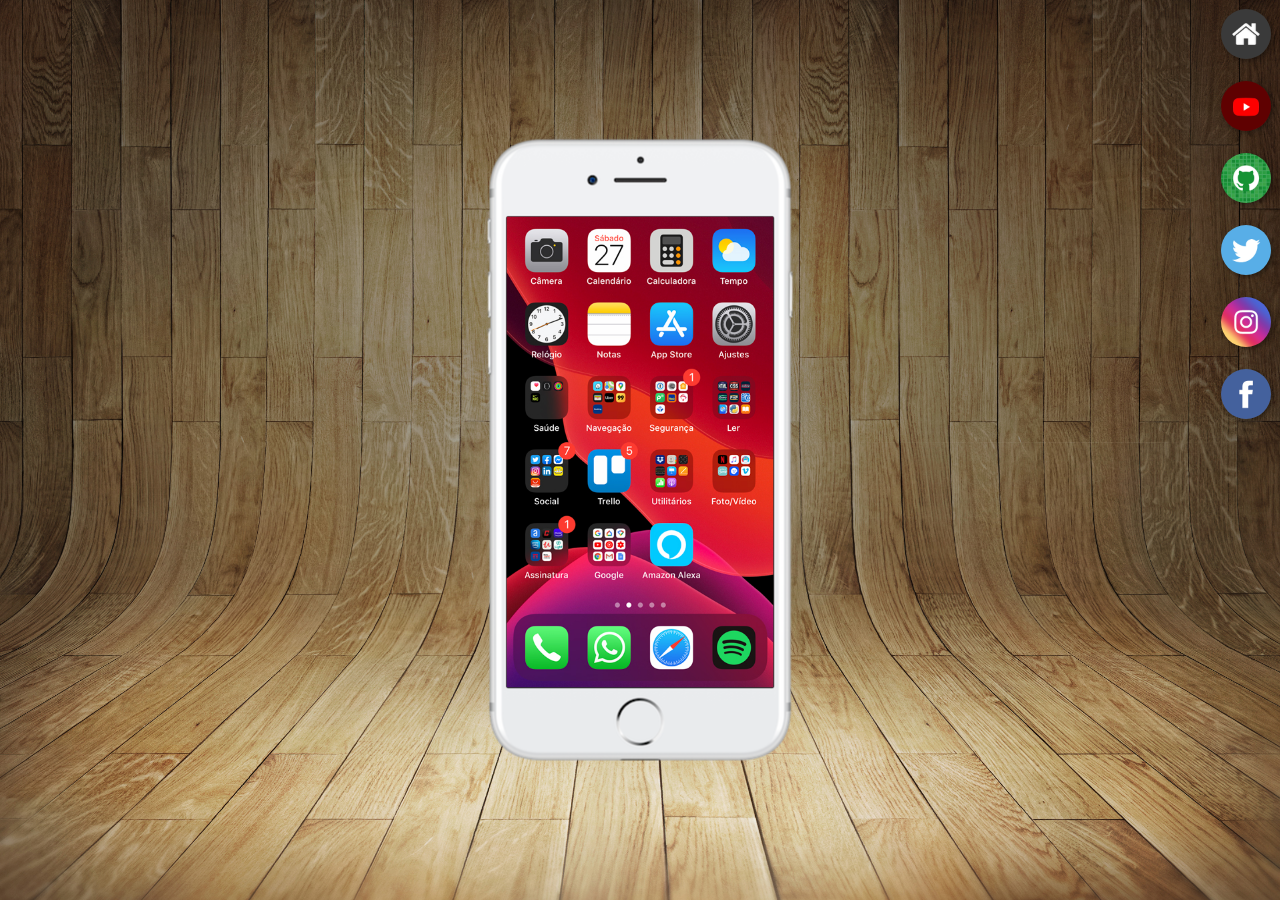
<file: index.html>
<!DOCTYPE html>
<html lang="pt-br">
<head>
    <meta charset="UTF-8">
    <meta name="viewport" content="width=device-width, initial-scale=1.0">
    <title>Projeto sociais</title>
    <link rel="shortcut icon" href="favicon.ico" type="image/x-icon">
    <link rel="stylesheet" href="estilos/style.css">
</head>
<body>
    <main>
        <section id="telefone">
            <iframe src="home.html" name="tela" id="tela" frameborder="0">
                Seu navegador não é compativel!!
            </iframe>
        </section>
        <section id="redes-sociais">
            <a href="home.html" target="tela"><img src="imagens/logo-home.jpg" alt="home"></a><br>
            <a href="youtube.html" target="tela"><img src="imagens/logo-youtube.jpg" alt="youtube"></a><br>
            <a href="github.html" target="tela"><img src="imagens/logo-github.jpg" alt="github"></a><br>
            <a href="twitter.html" target="tela"><img src="imagens/logo-twitter.jpg" alt="twitter"></a><br>
            <a href="instagram.html" target="tela"><img src="imagens/logo-instagram.jpg" alt="instagram"></a><br>
            <a href="facebook.html" target="tela"><img src="imagens/logo-facebook.jpg" alt="facebook"></a>
        </section>

    </main>
</body>
</html>
</file>
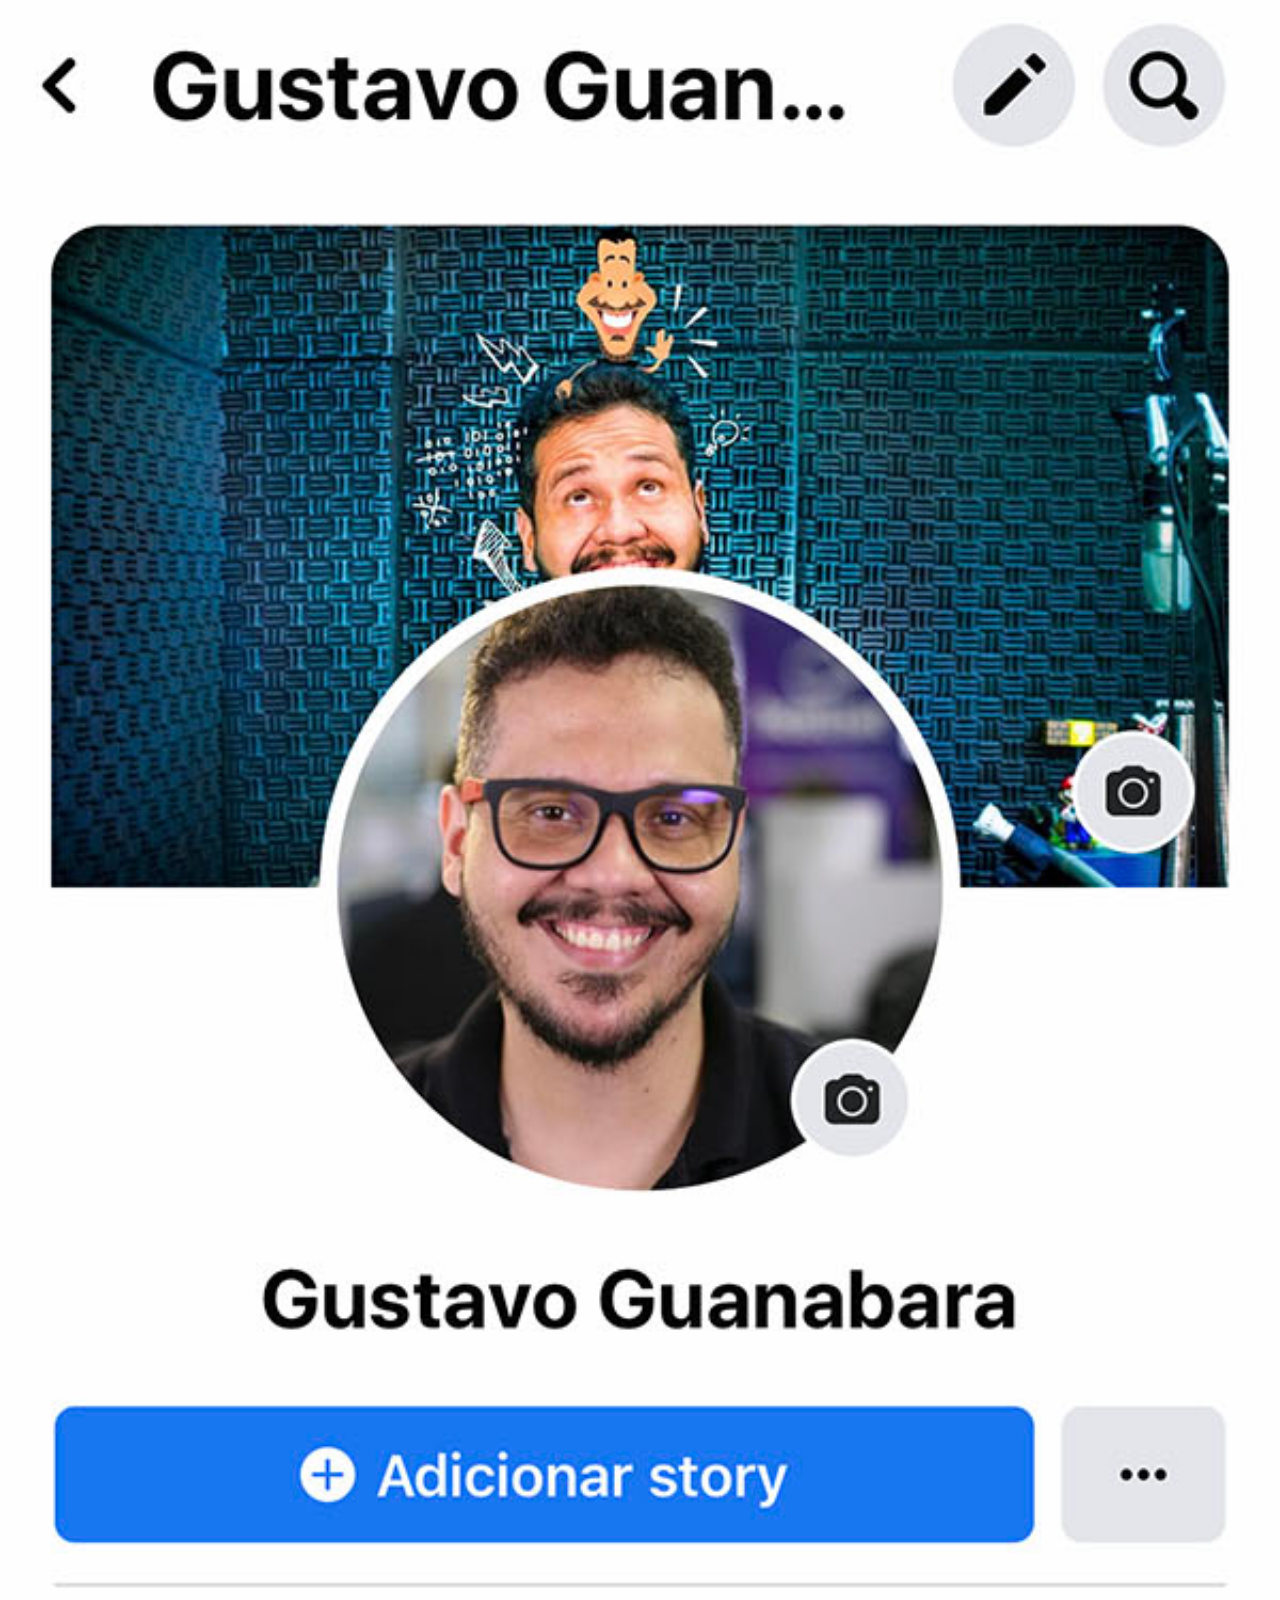
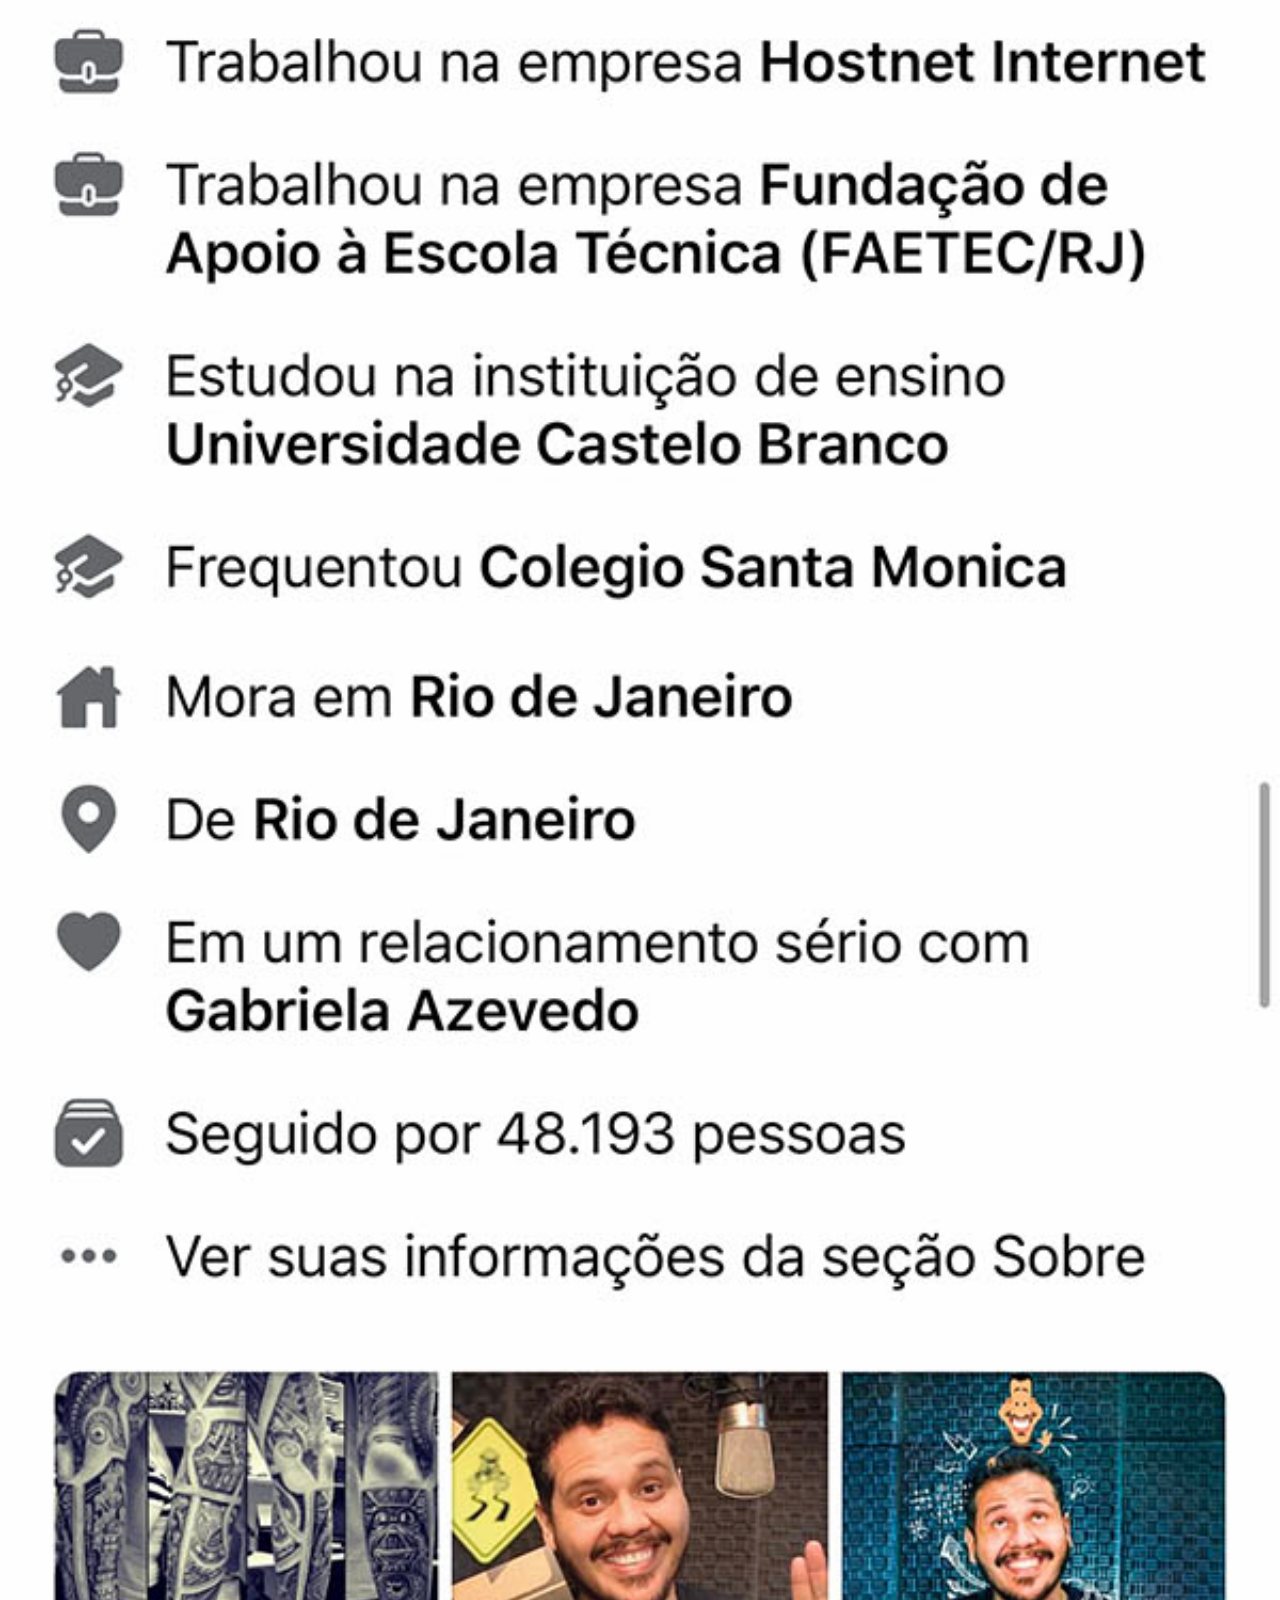
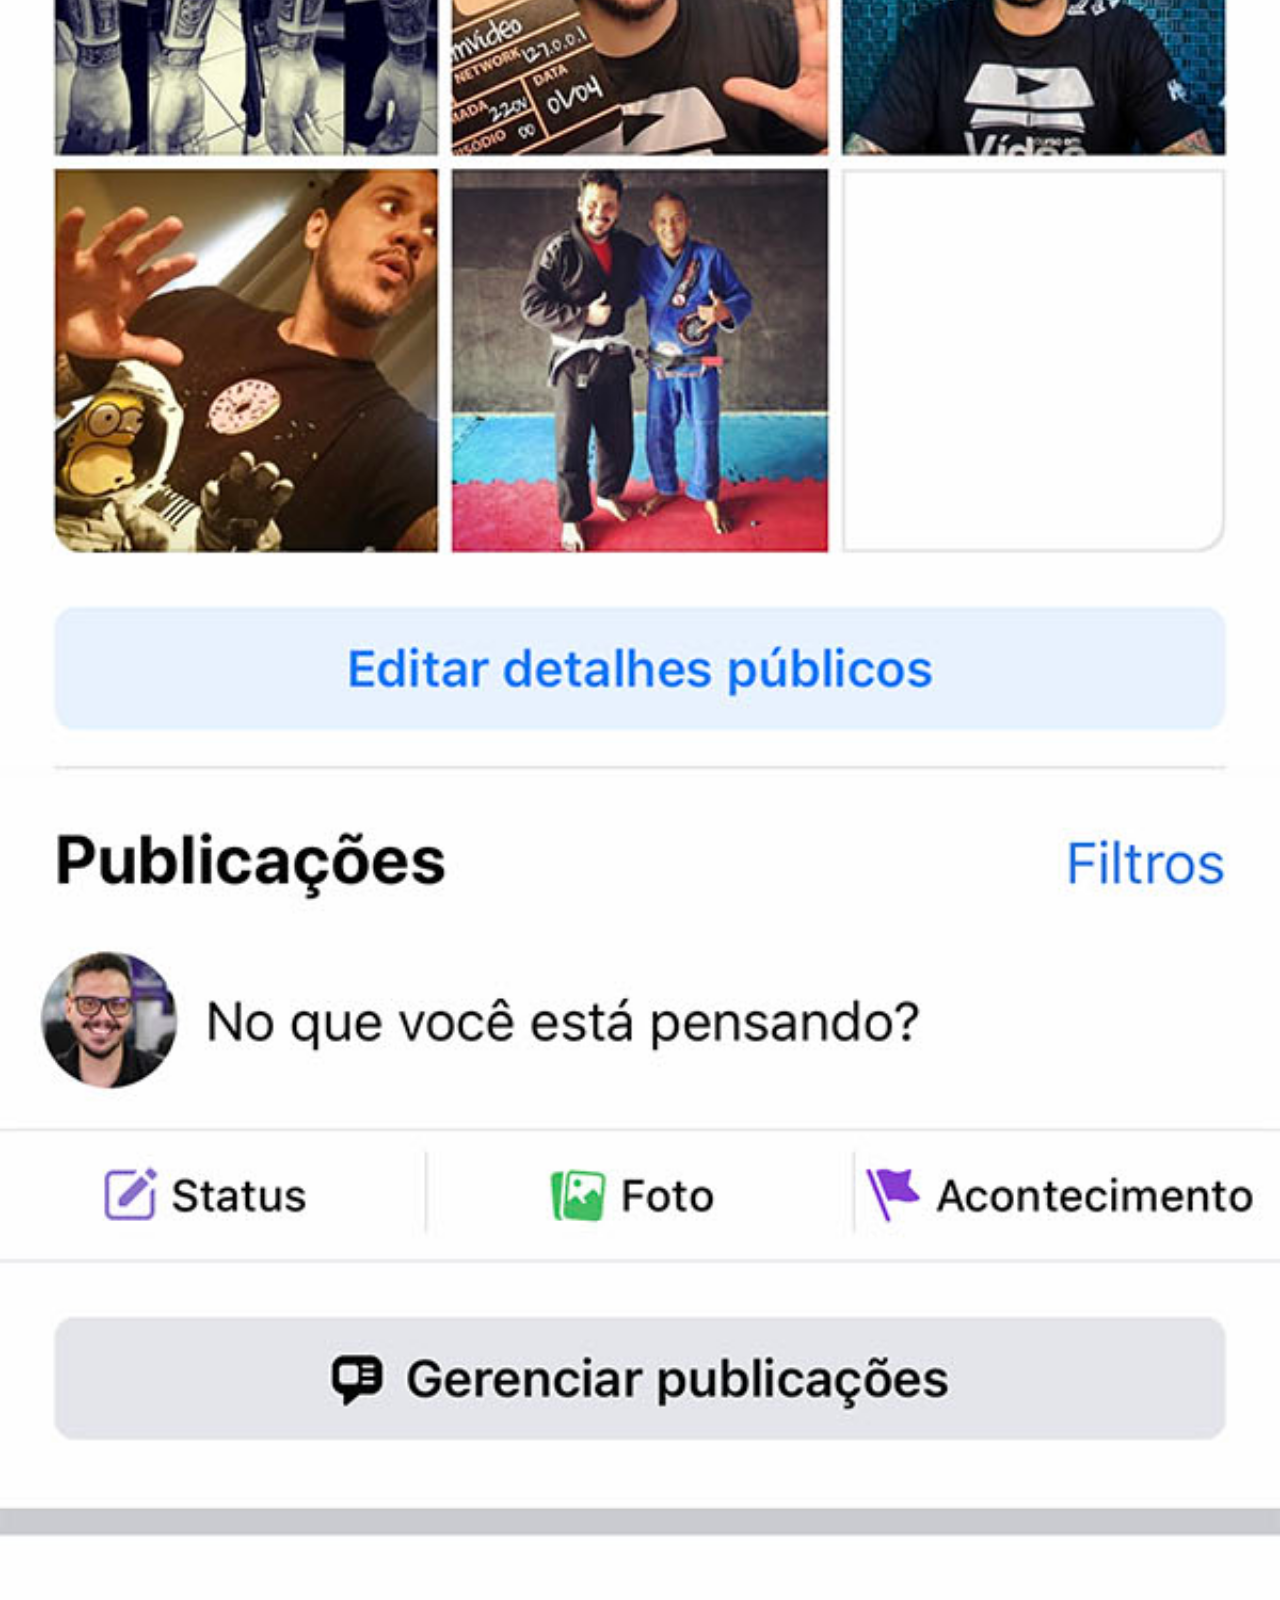
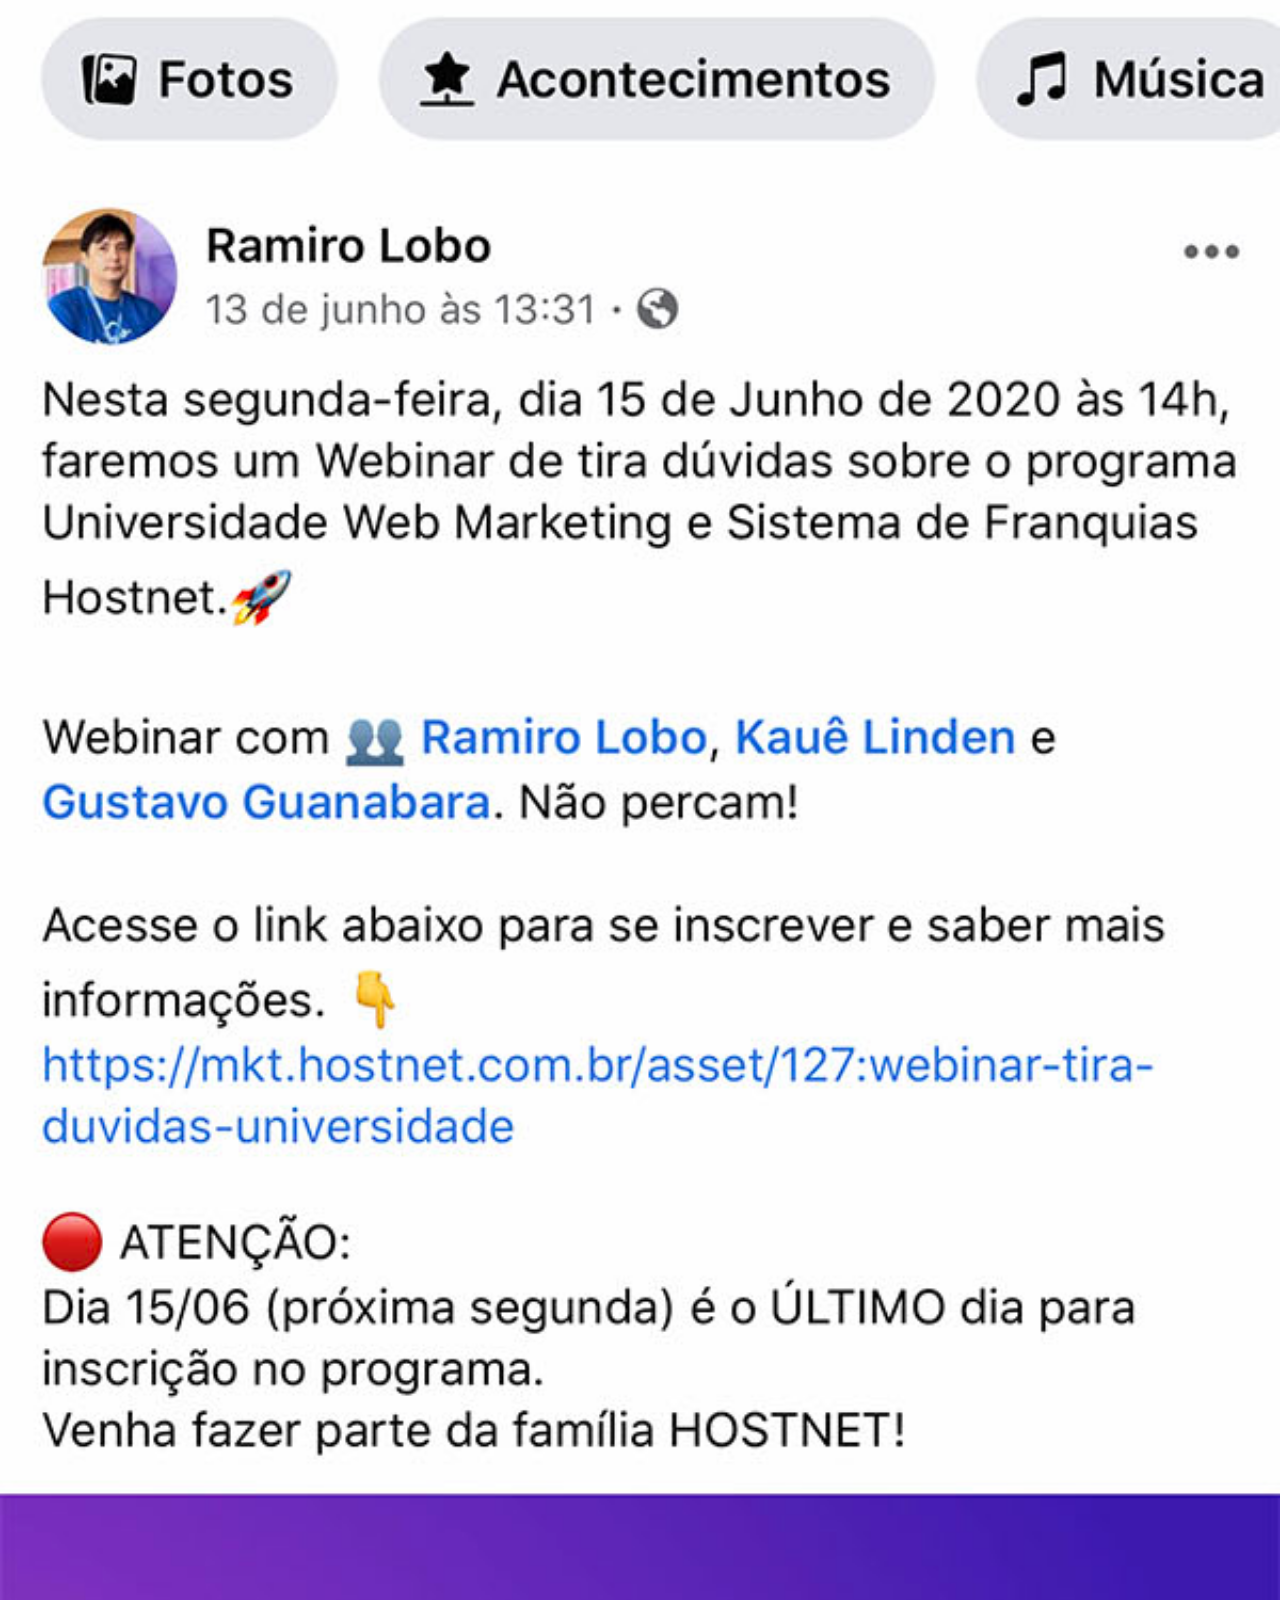
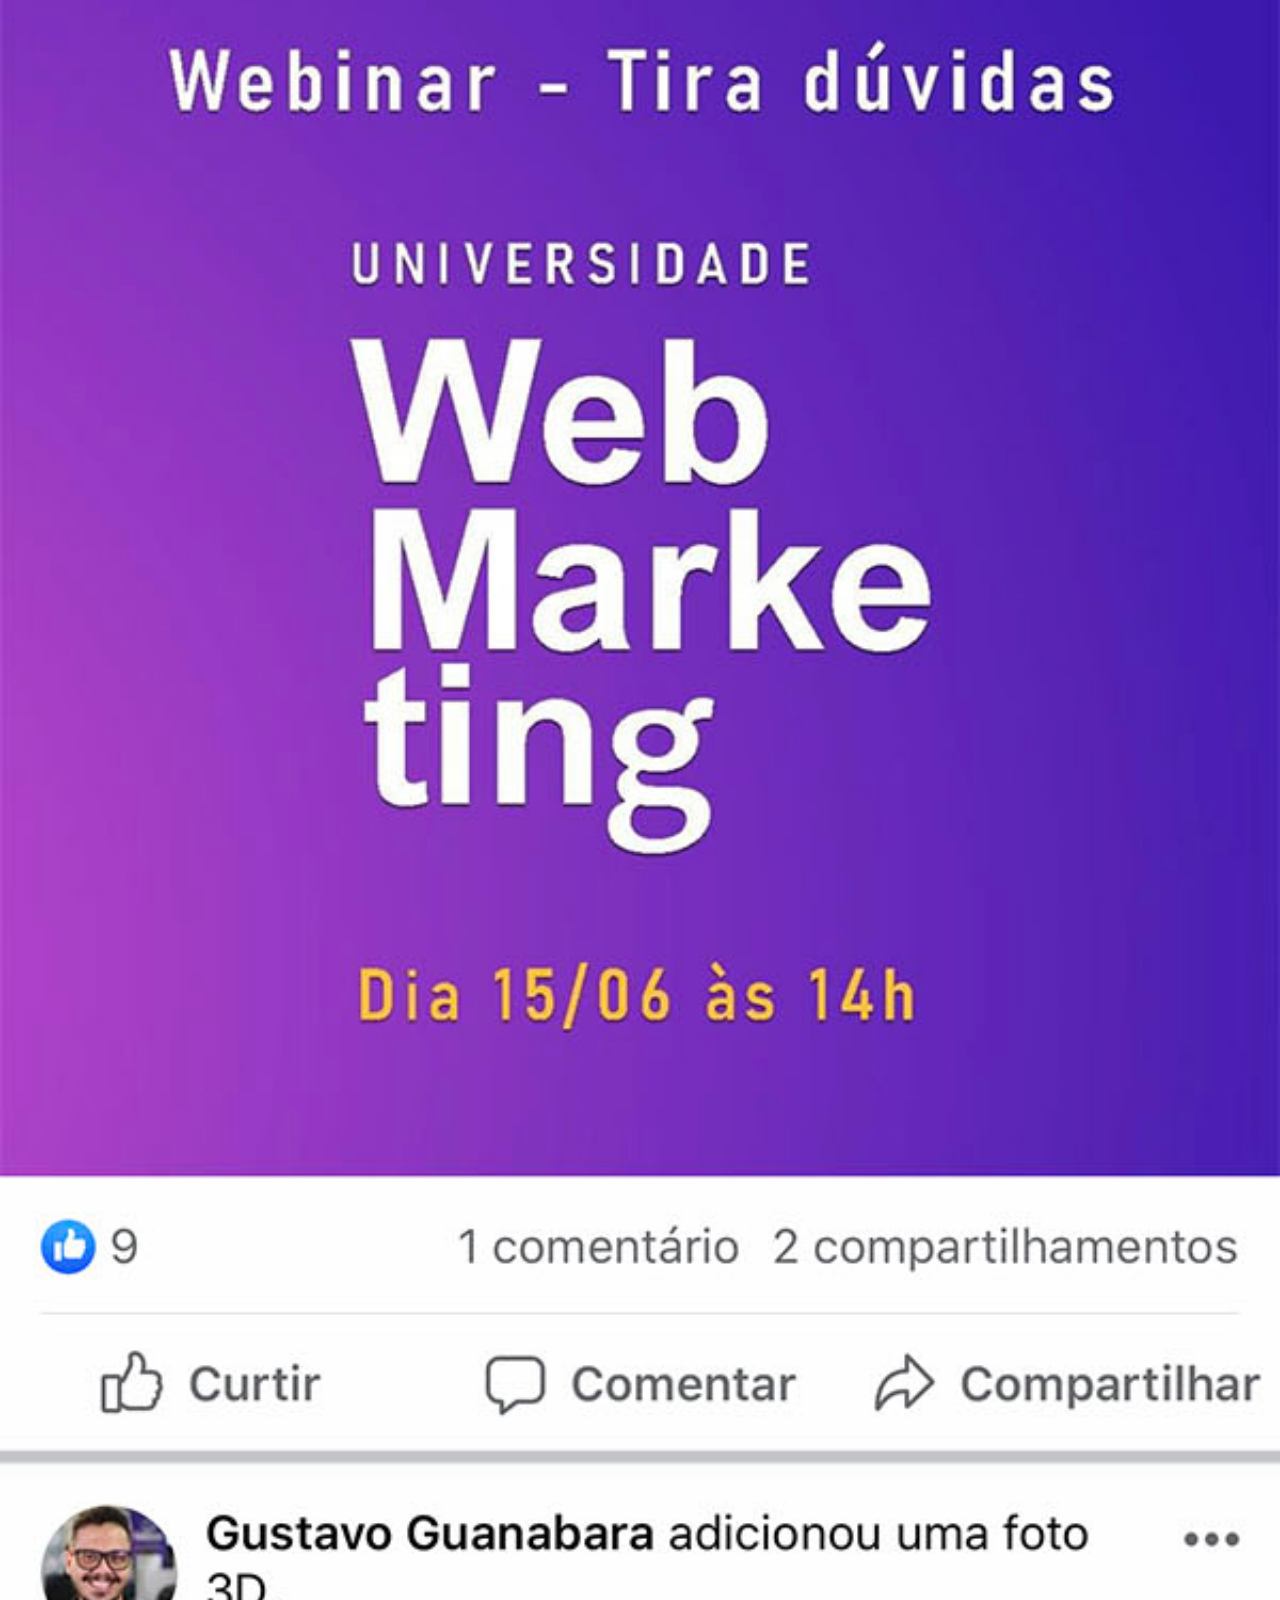
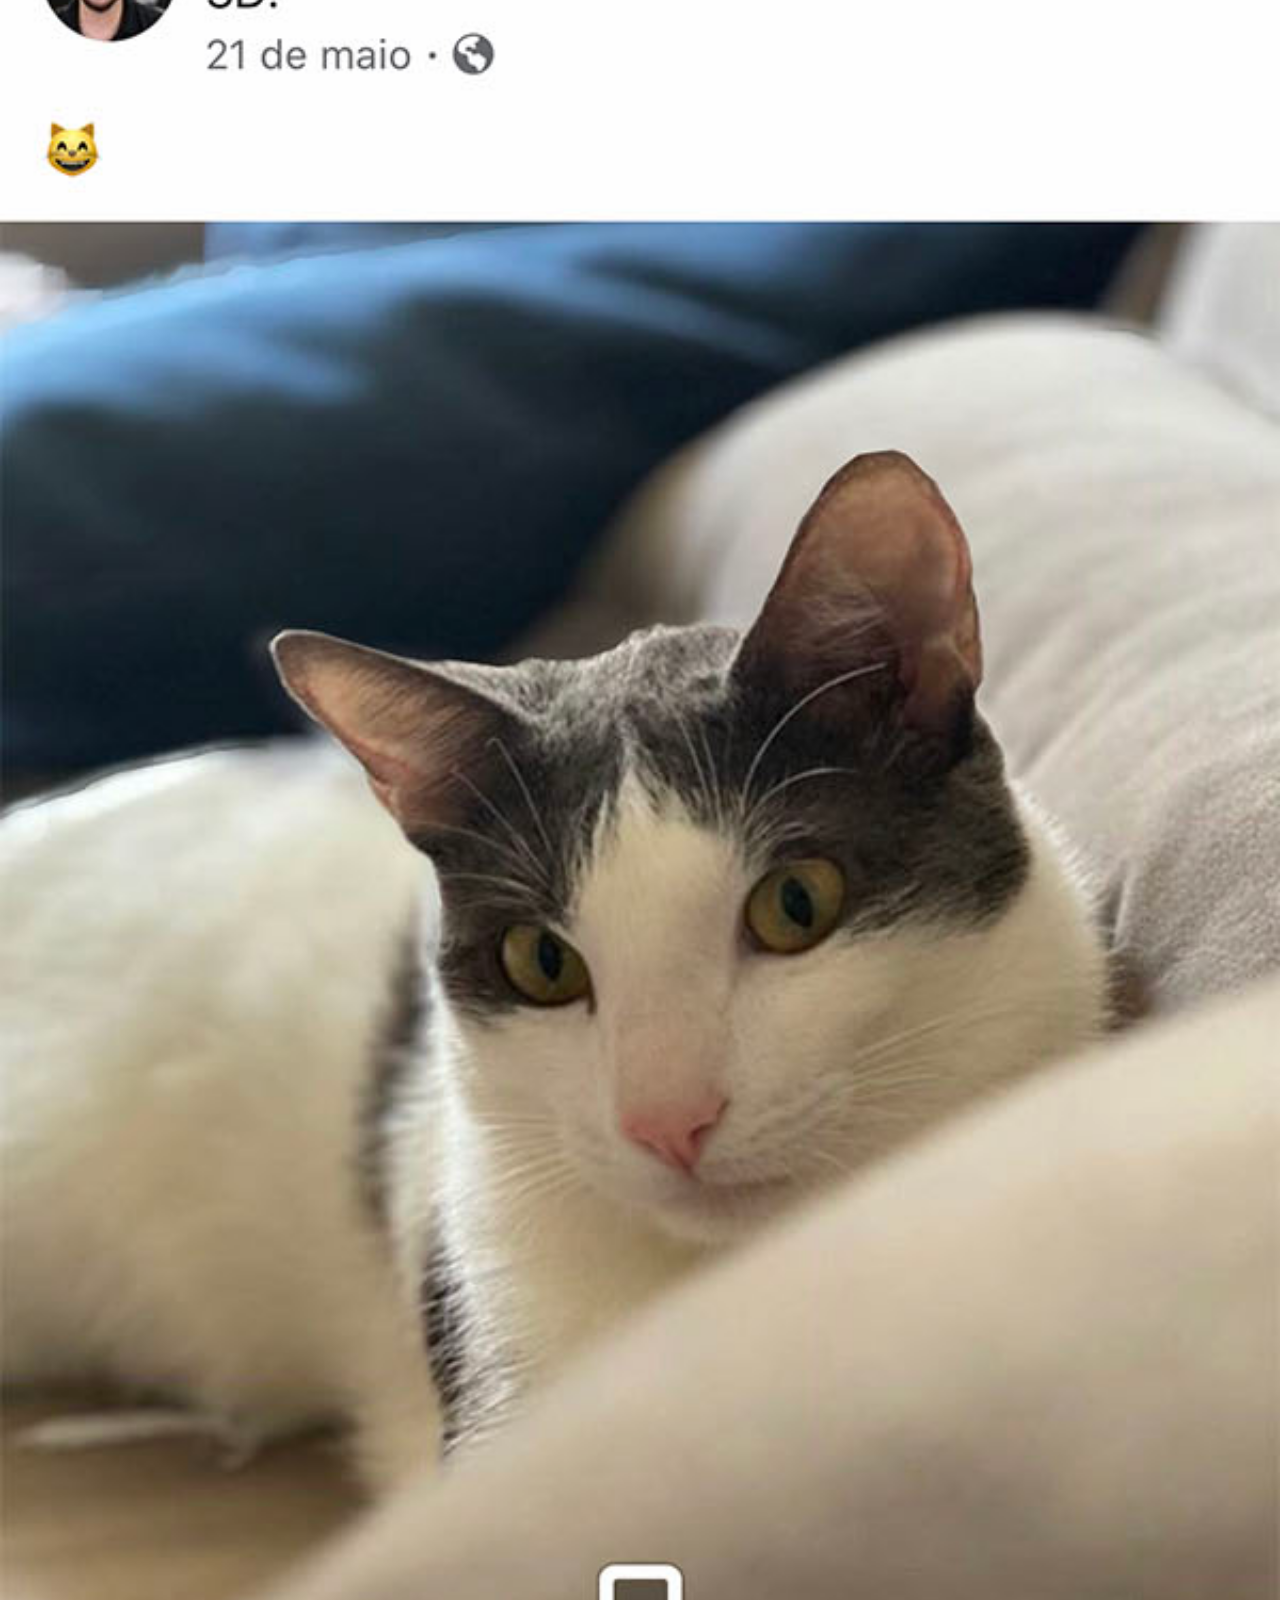
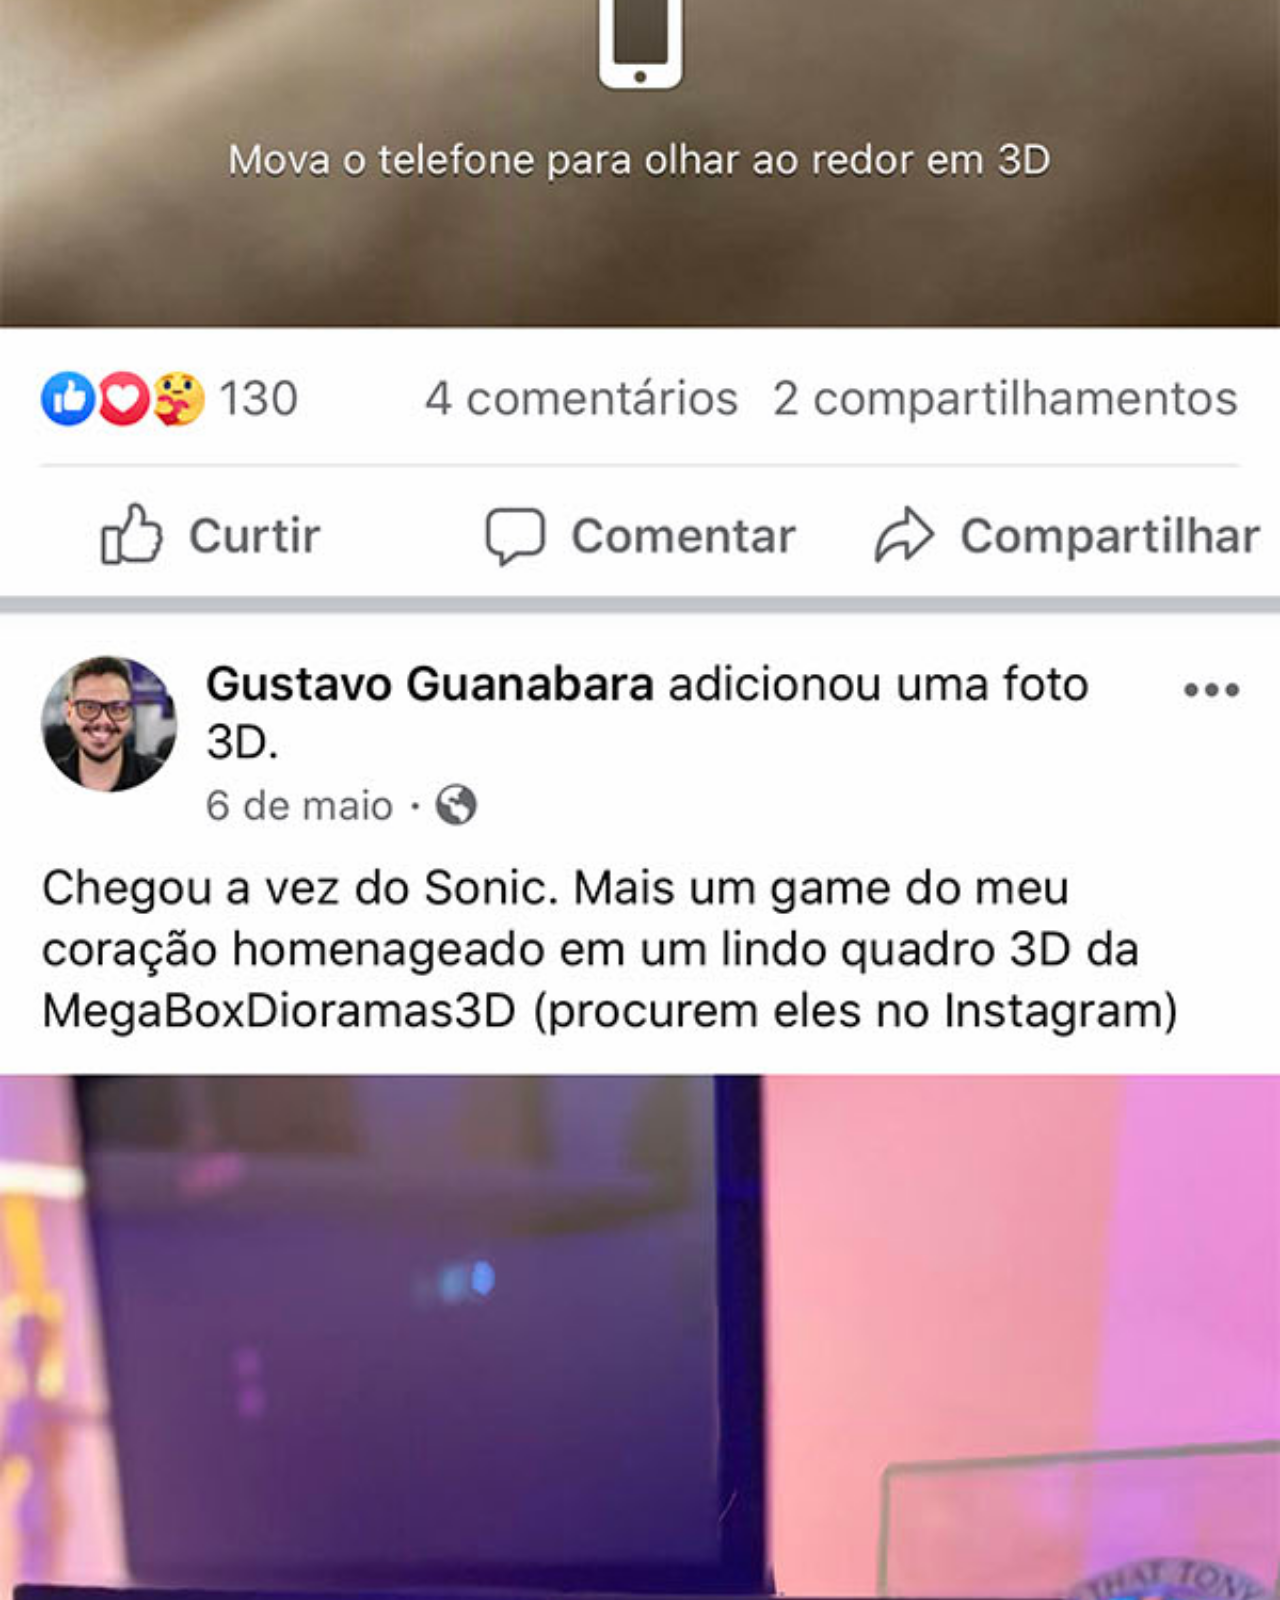
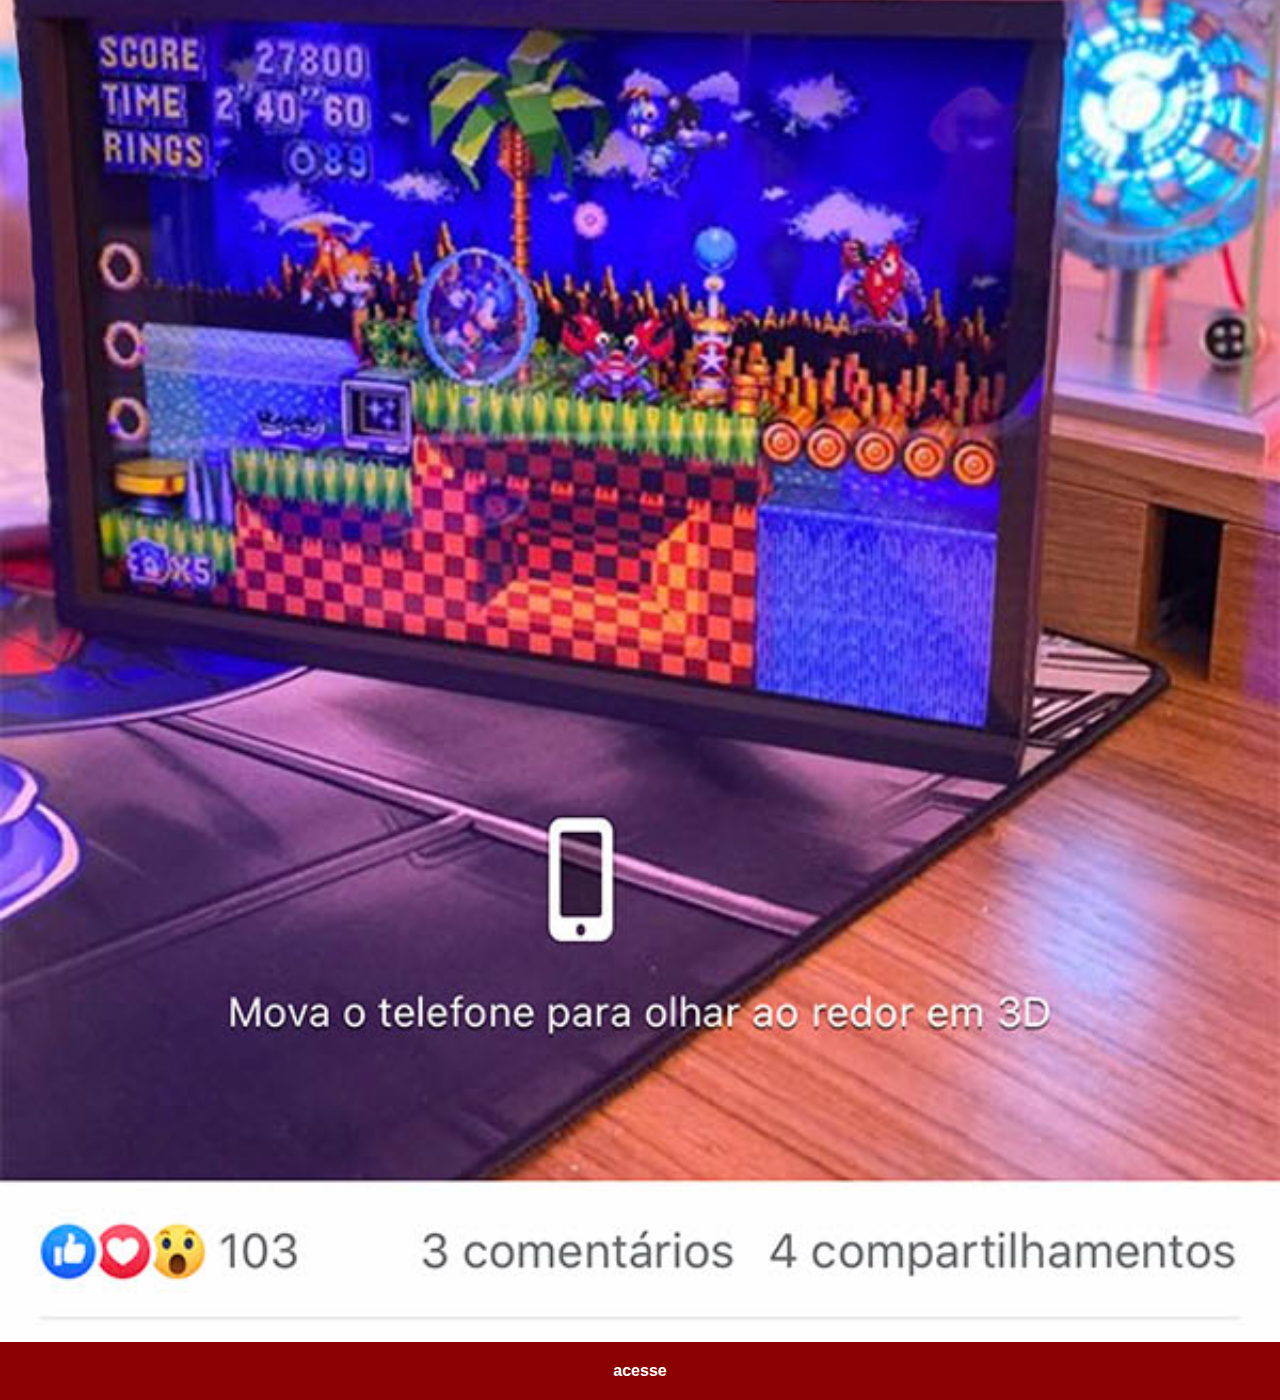
<file: facebook.html>
<!DOCTYPE html>
<html lang="pt-br">
<head>
    <meta charset="UTF-8">
    <meta name="viewport" content="width=device-width, initial-scale=1.0">
    <title>facebook</title>
    <link rel="stylesheet" href="estilos/social.css">
</head>
<body>
    <img src="imagens/tela-facebook.jpg" alt="facebook"><a href="https://www.facebook.com/" target="_blank">acesse</a>
</body>
</html>
</file>
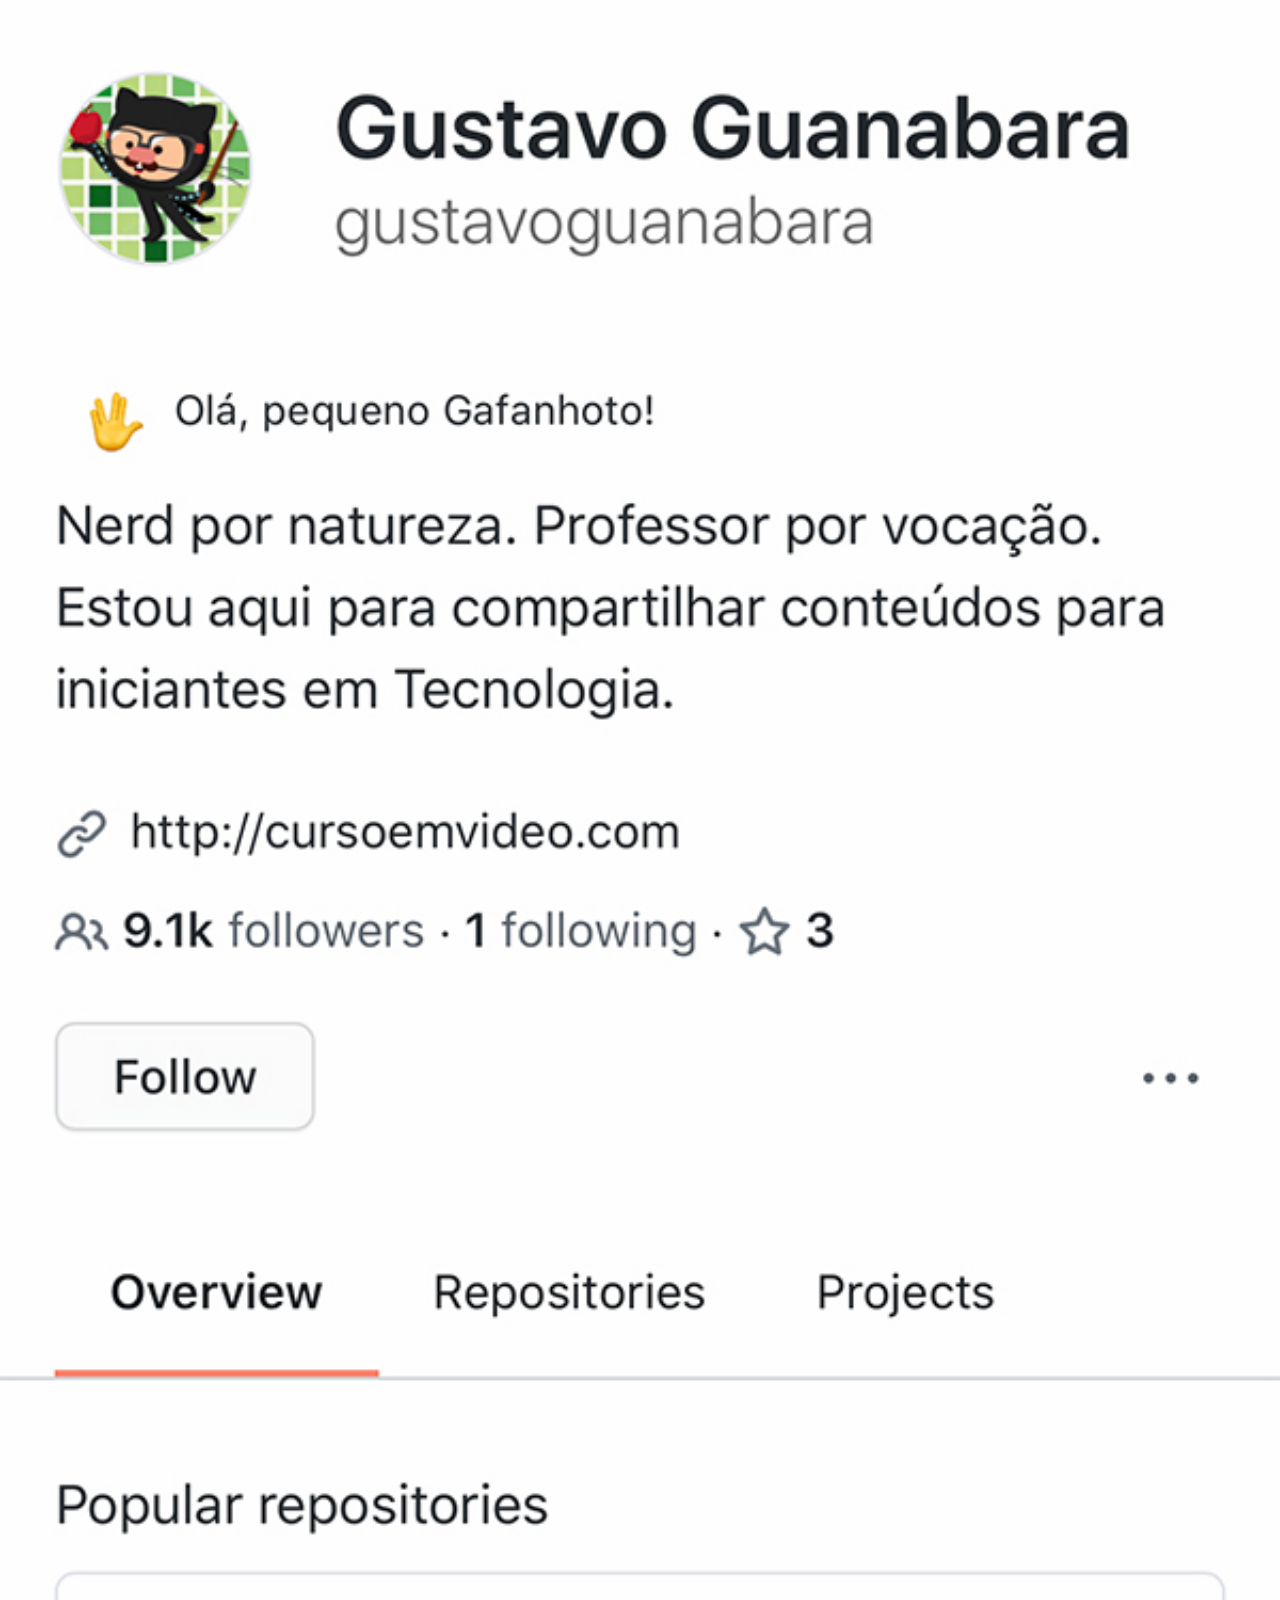
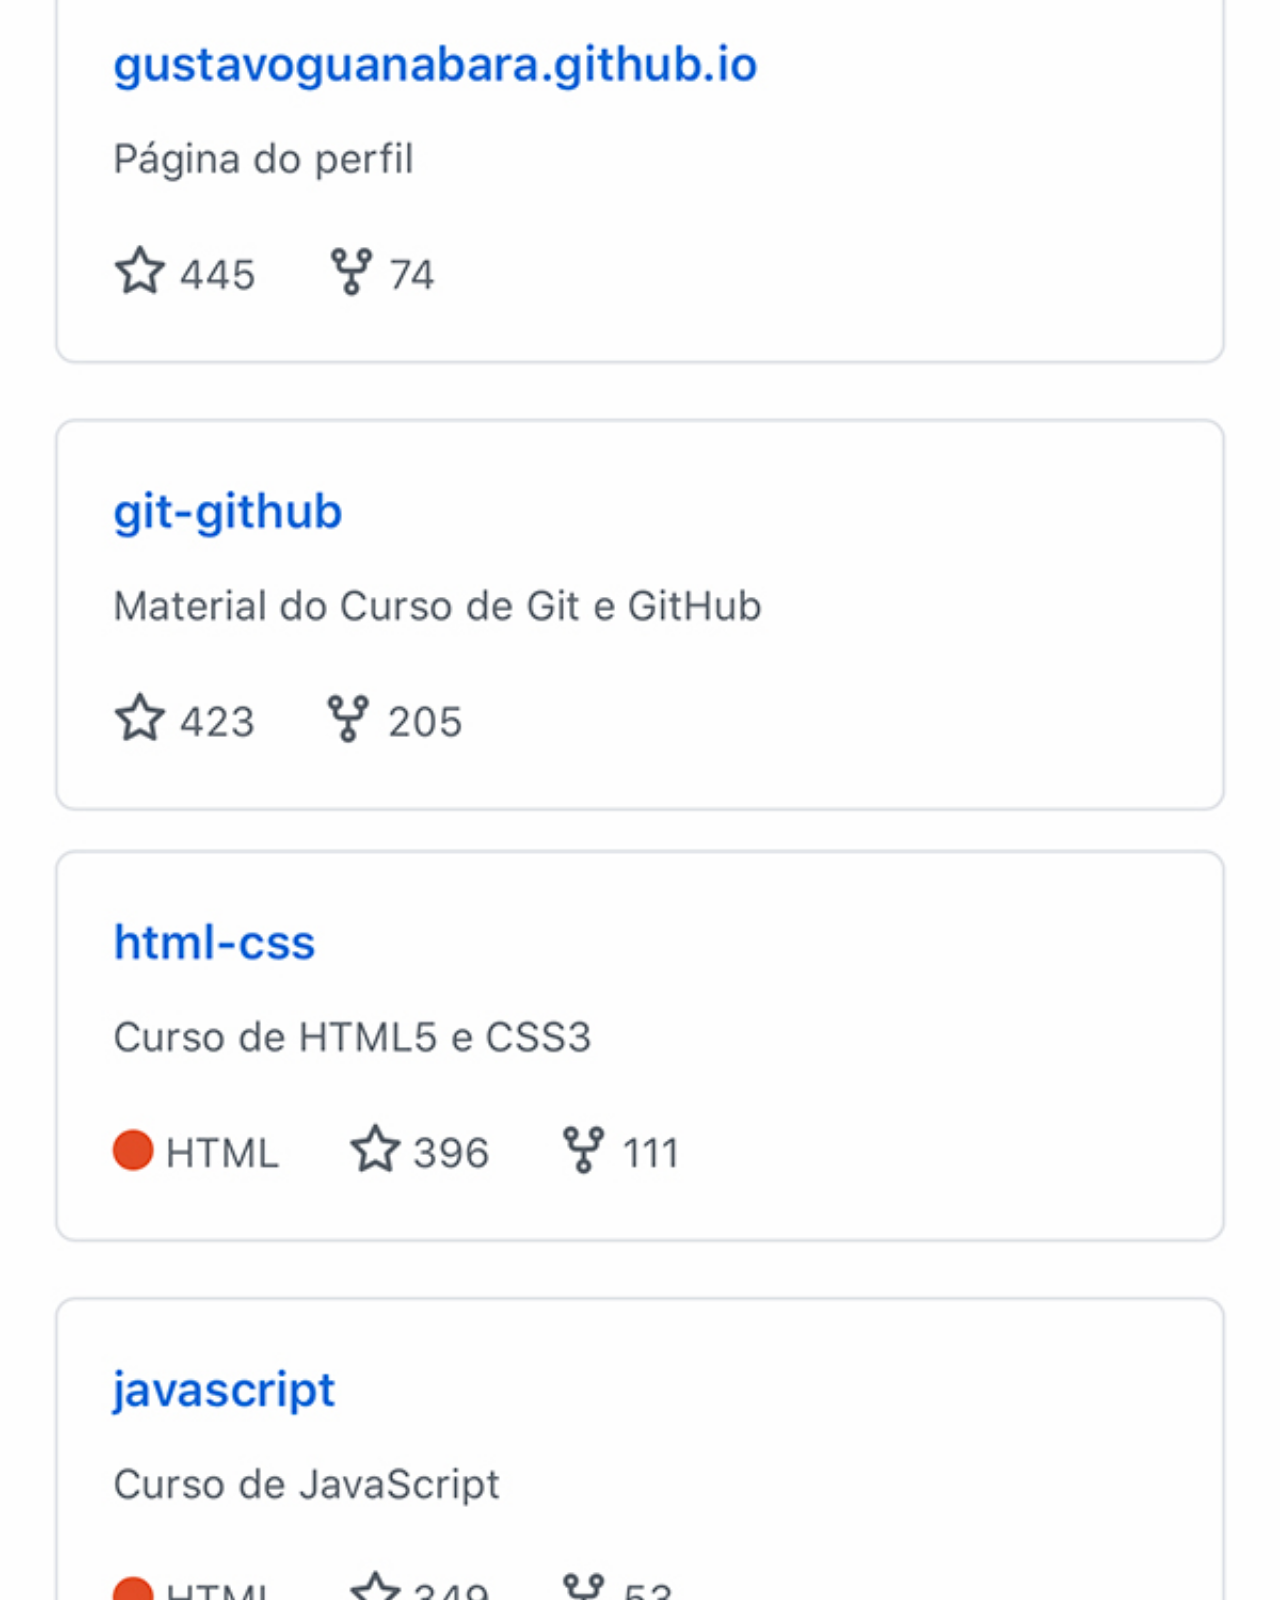
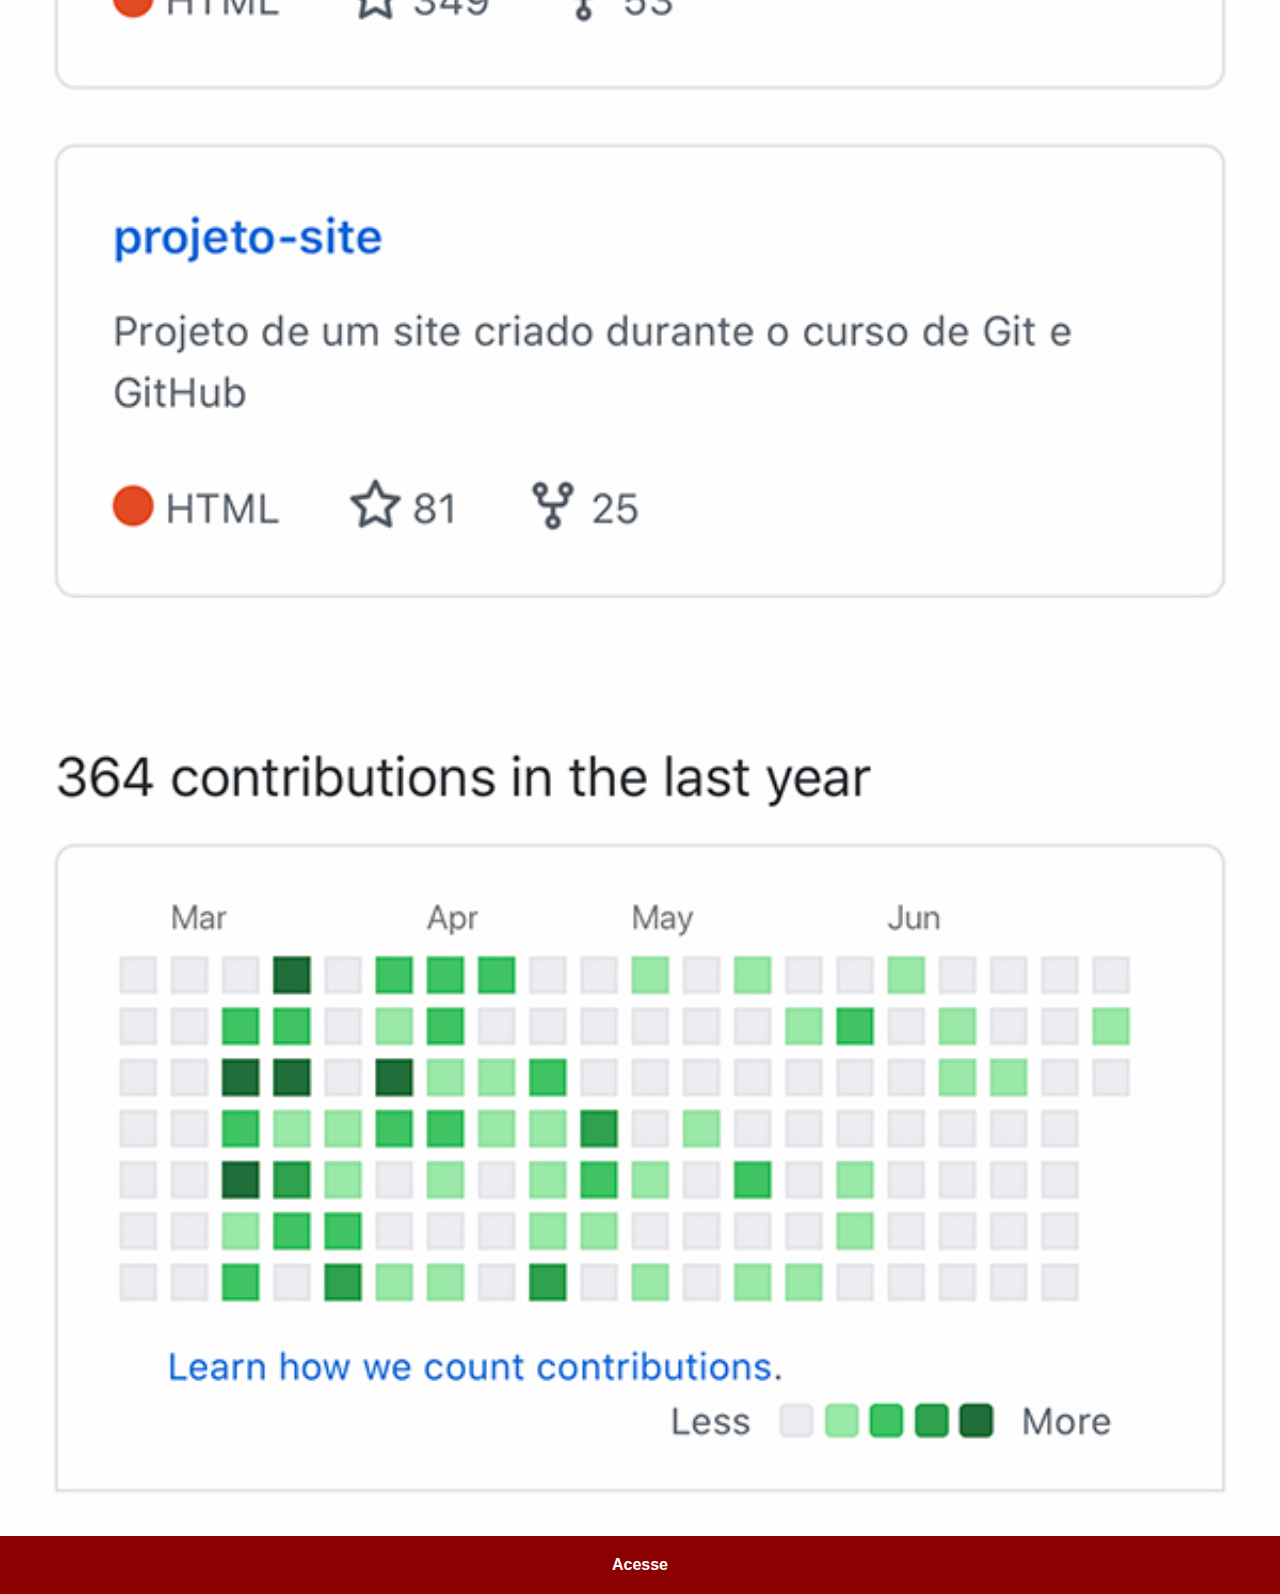
<file: github.html>
<!DOCTYPE html>
<html lang="pt-br">
<head>
    <meta charset="UTF-8">
    <meta name="viewport" content="width=device-width, initial-scale=1.0">
    <title>youtube</title>
    <link rel="stylesheet" href="estilos/social.css">
</head>
<body>
    <img src="imagens/tela-github.jpg" alt="github"><a href="https://github.com/gustavoguanabara" target="_blank">Acesse</a>
</body>
</html>
</file>
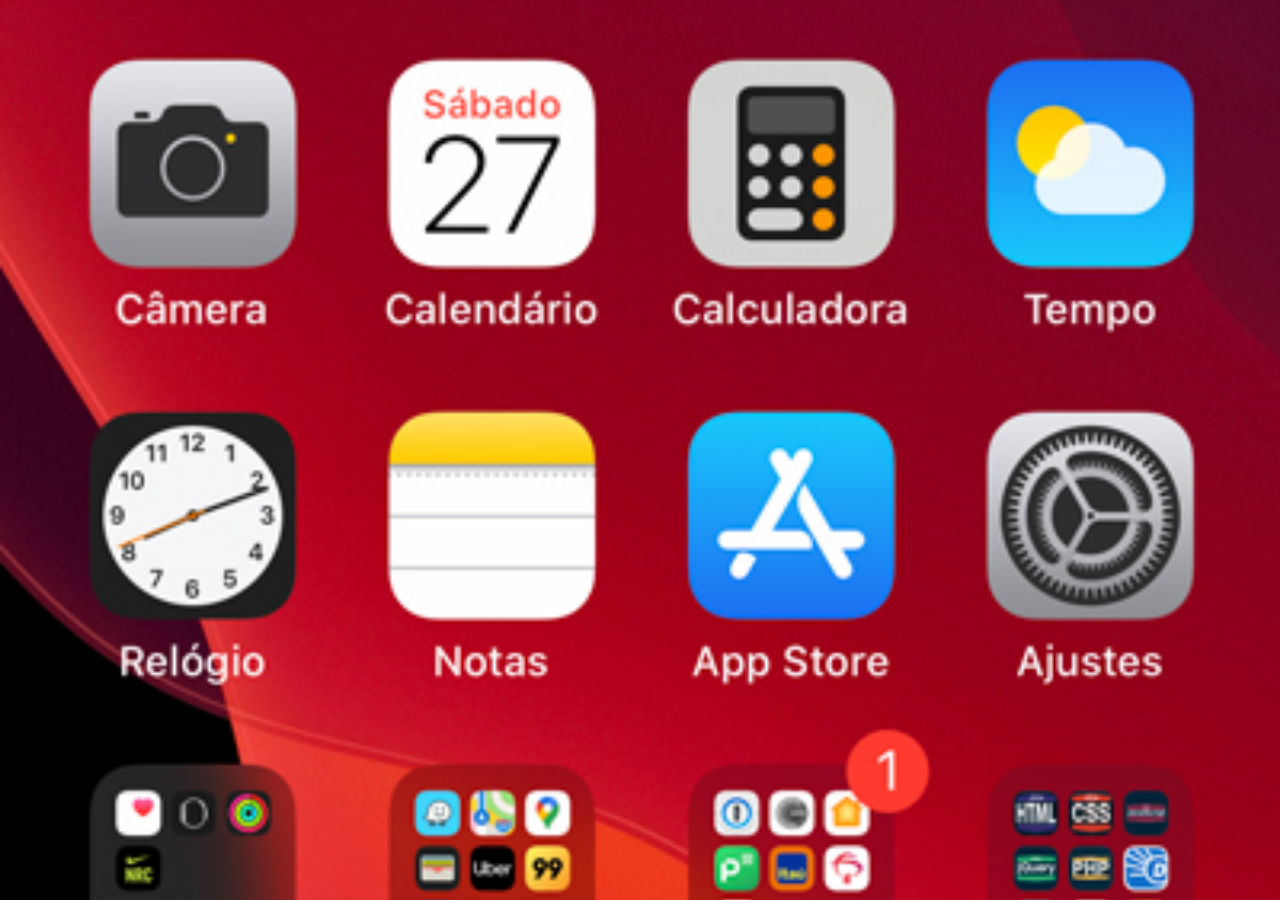
<file: home.html>
<!DOCTYPE html>
<html lang="pt-br">
<head>
    <meta charset="UTF-8">
    <meta name="viewport" content="width=device-width, initial-scale=1.0">
    <title>home</title>
    <style>
        *{
            margin: 0px;
            padding: 0px;
        }
        body{
            width: 100vw;
            height: 100vh;
            background: black url('imagens/tela-home.jpg')no-repeat top center;
            background-size: cover;
        }
    </style>
</head>
<body>
    
</body>
</html>
</file>
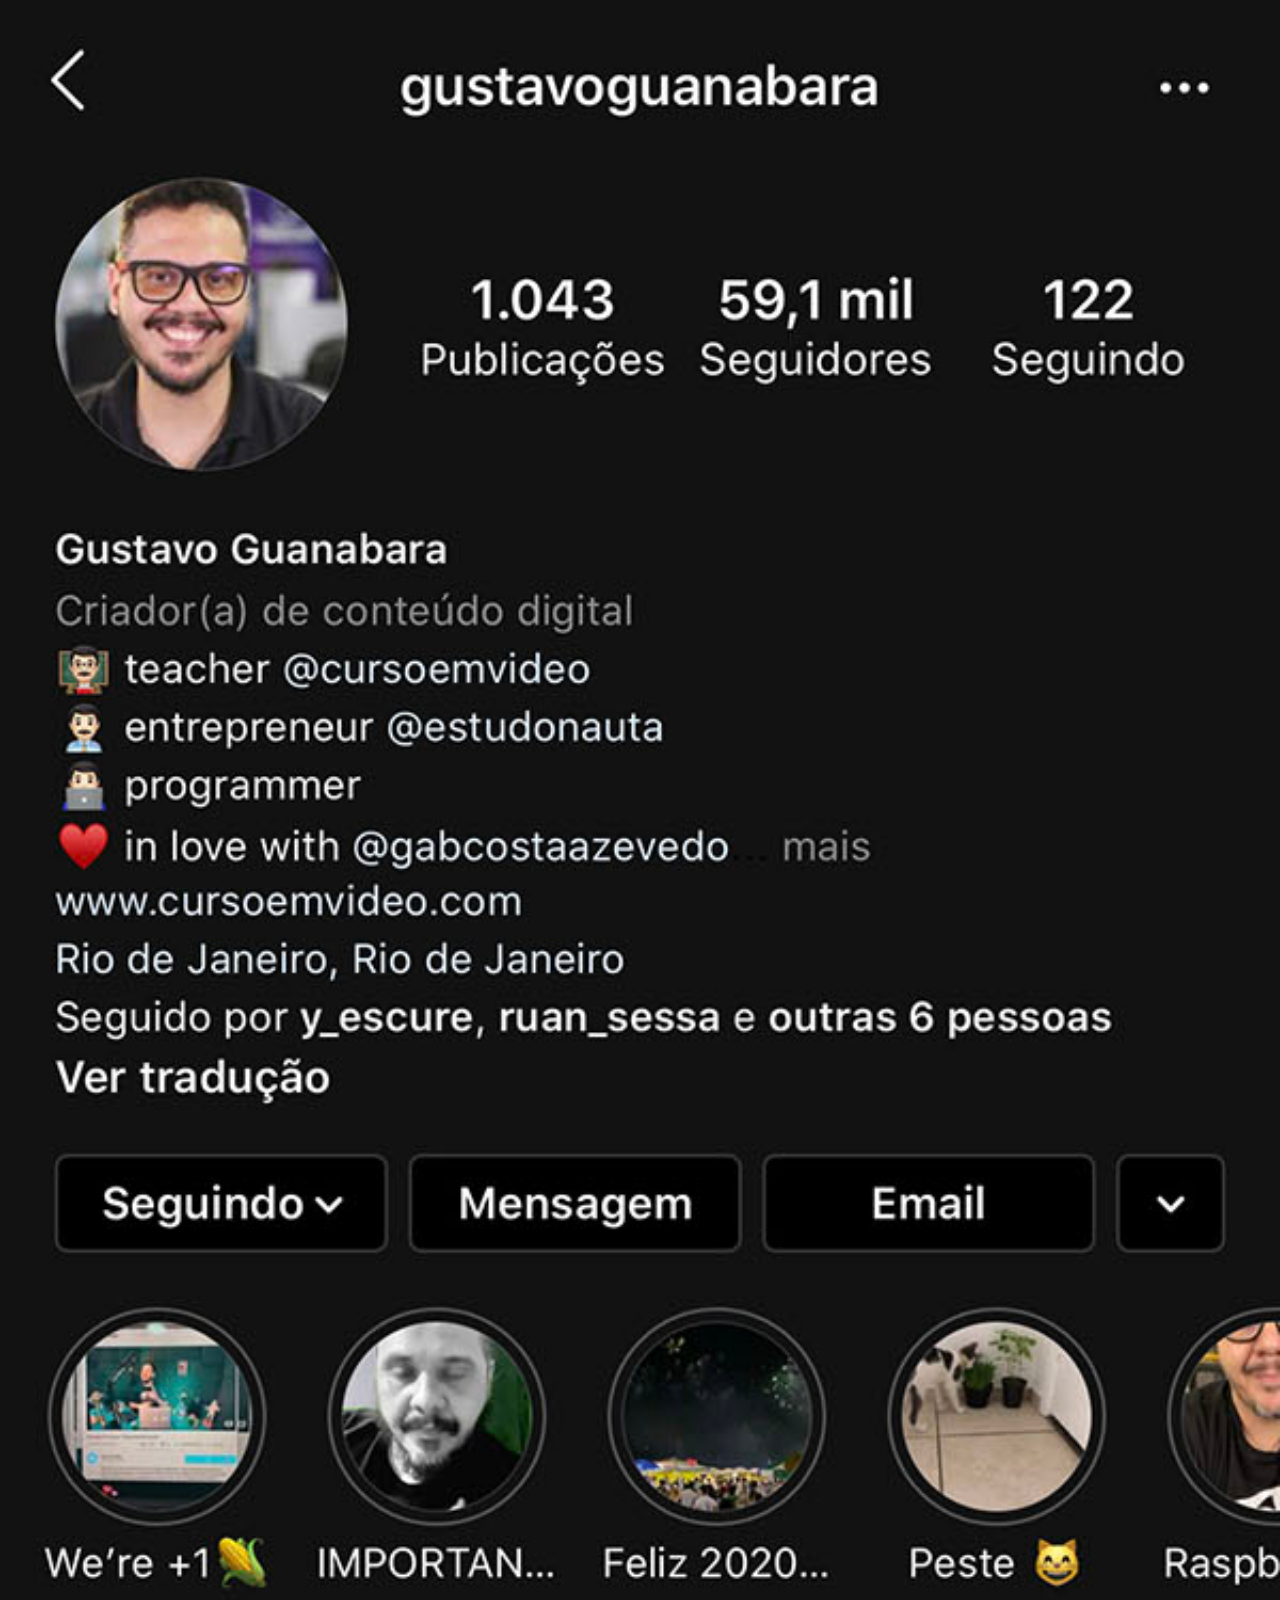
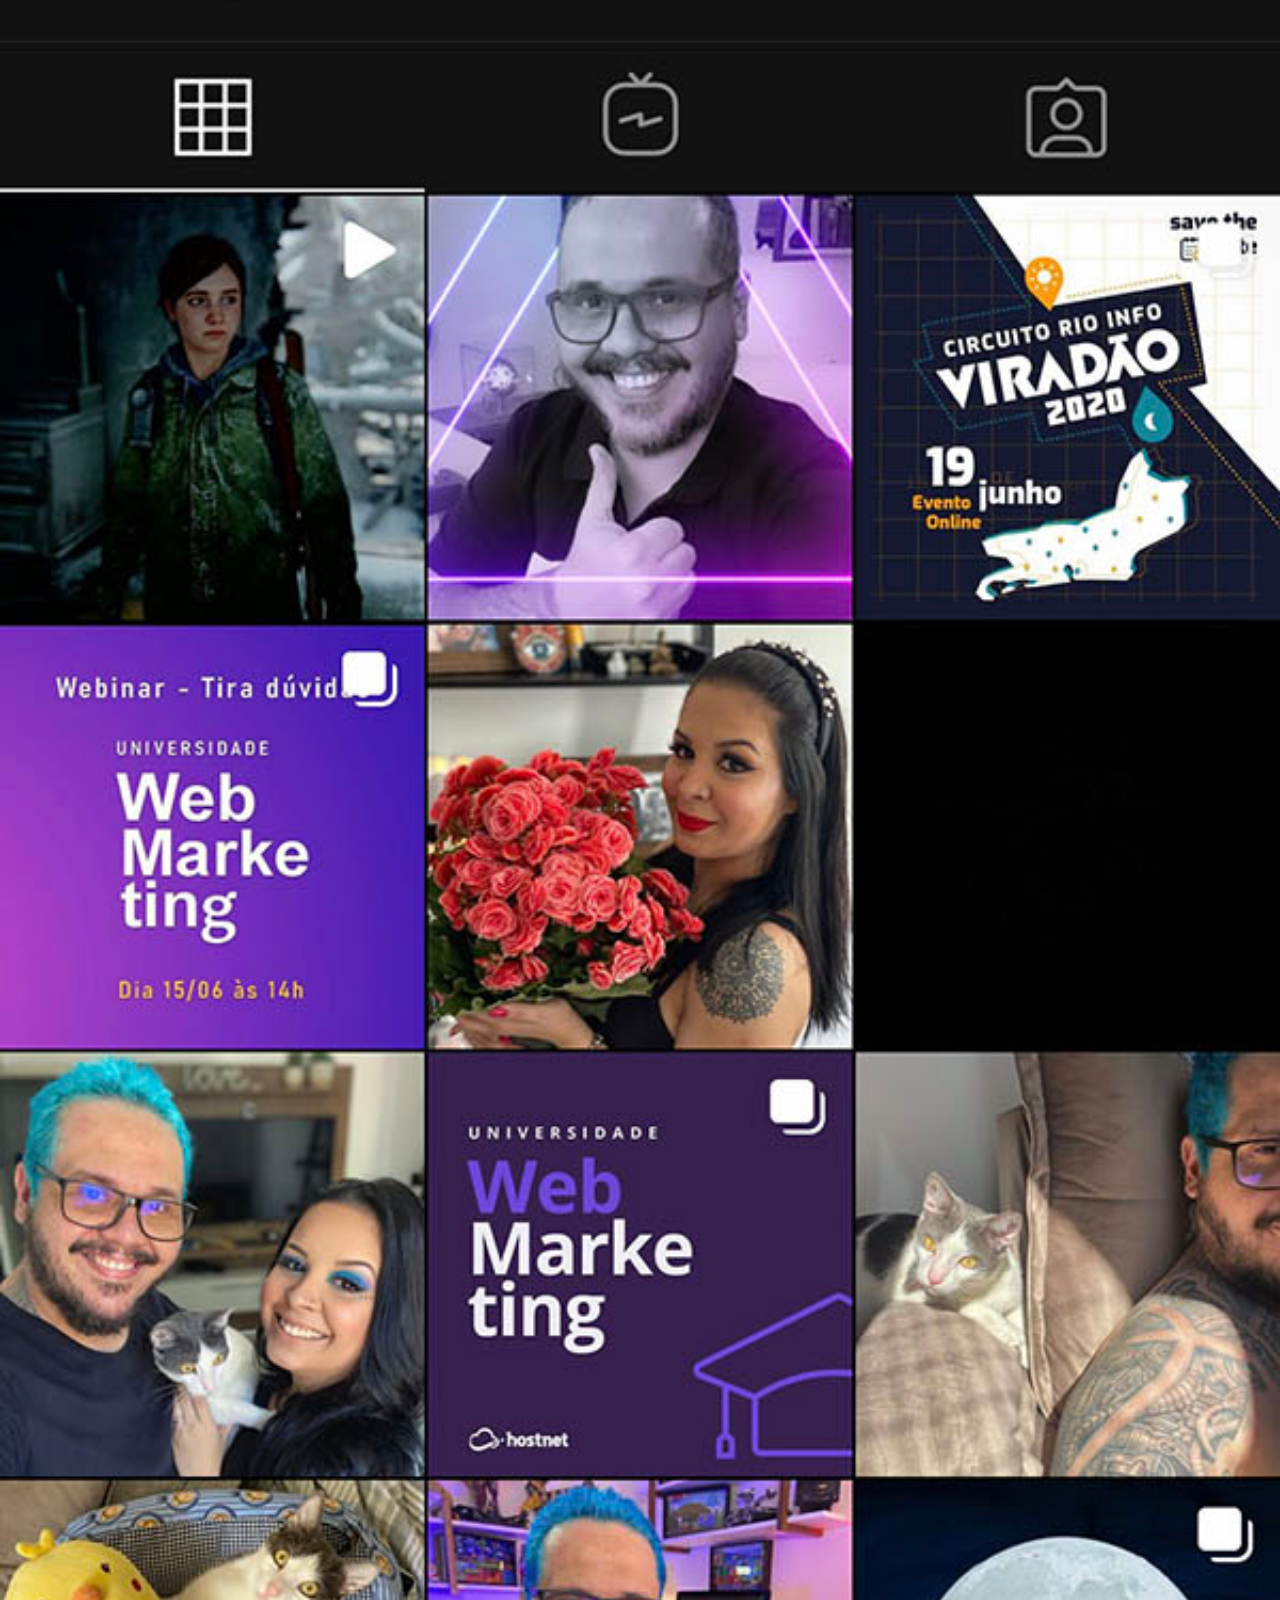
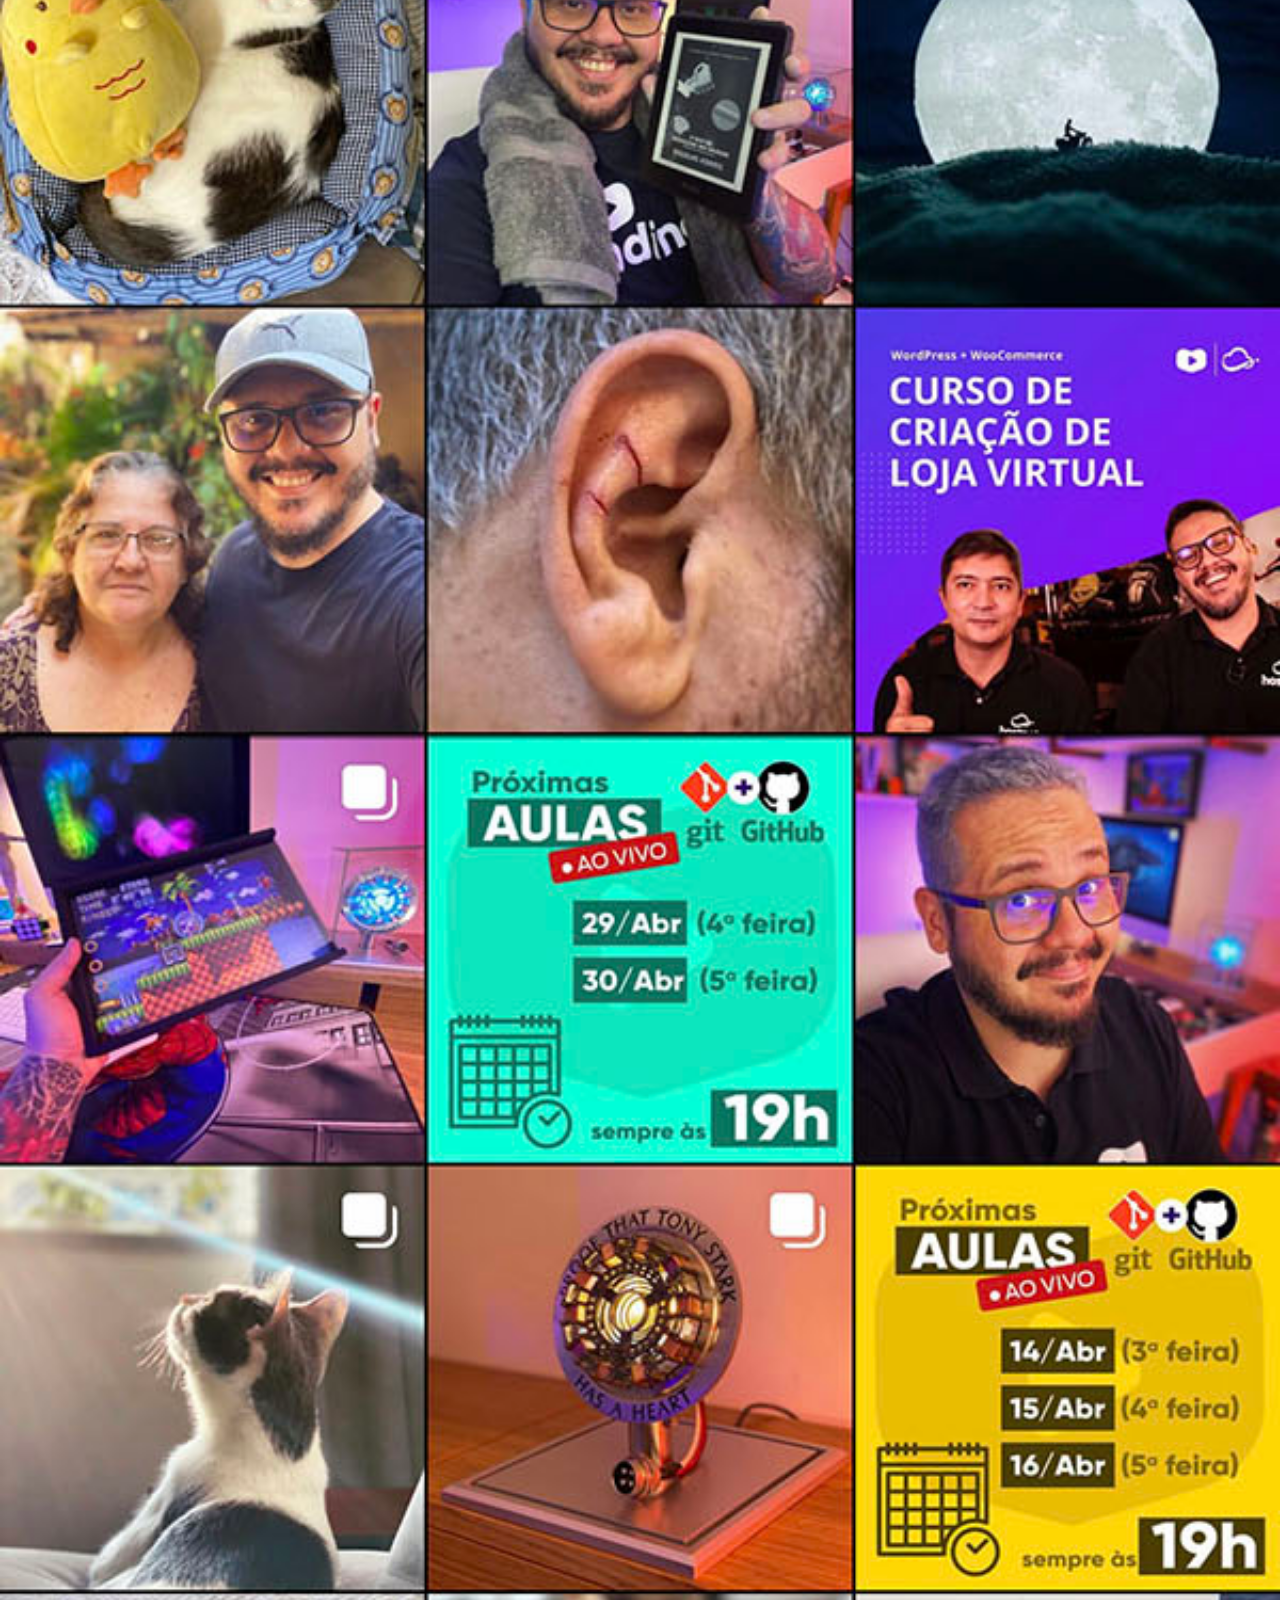
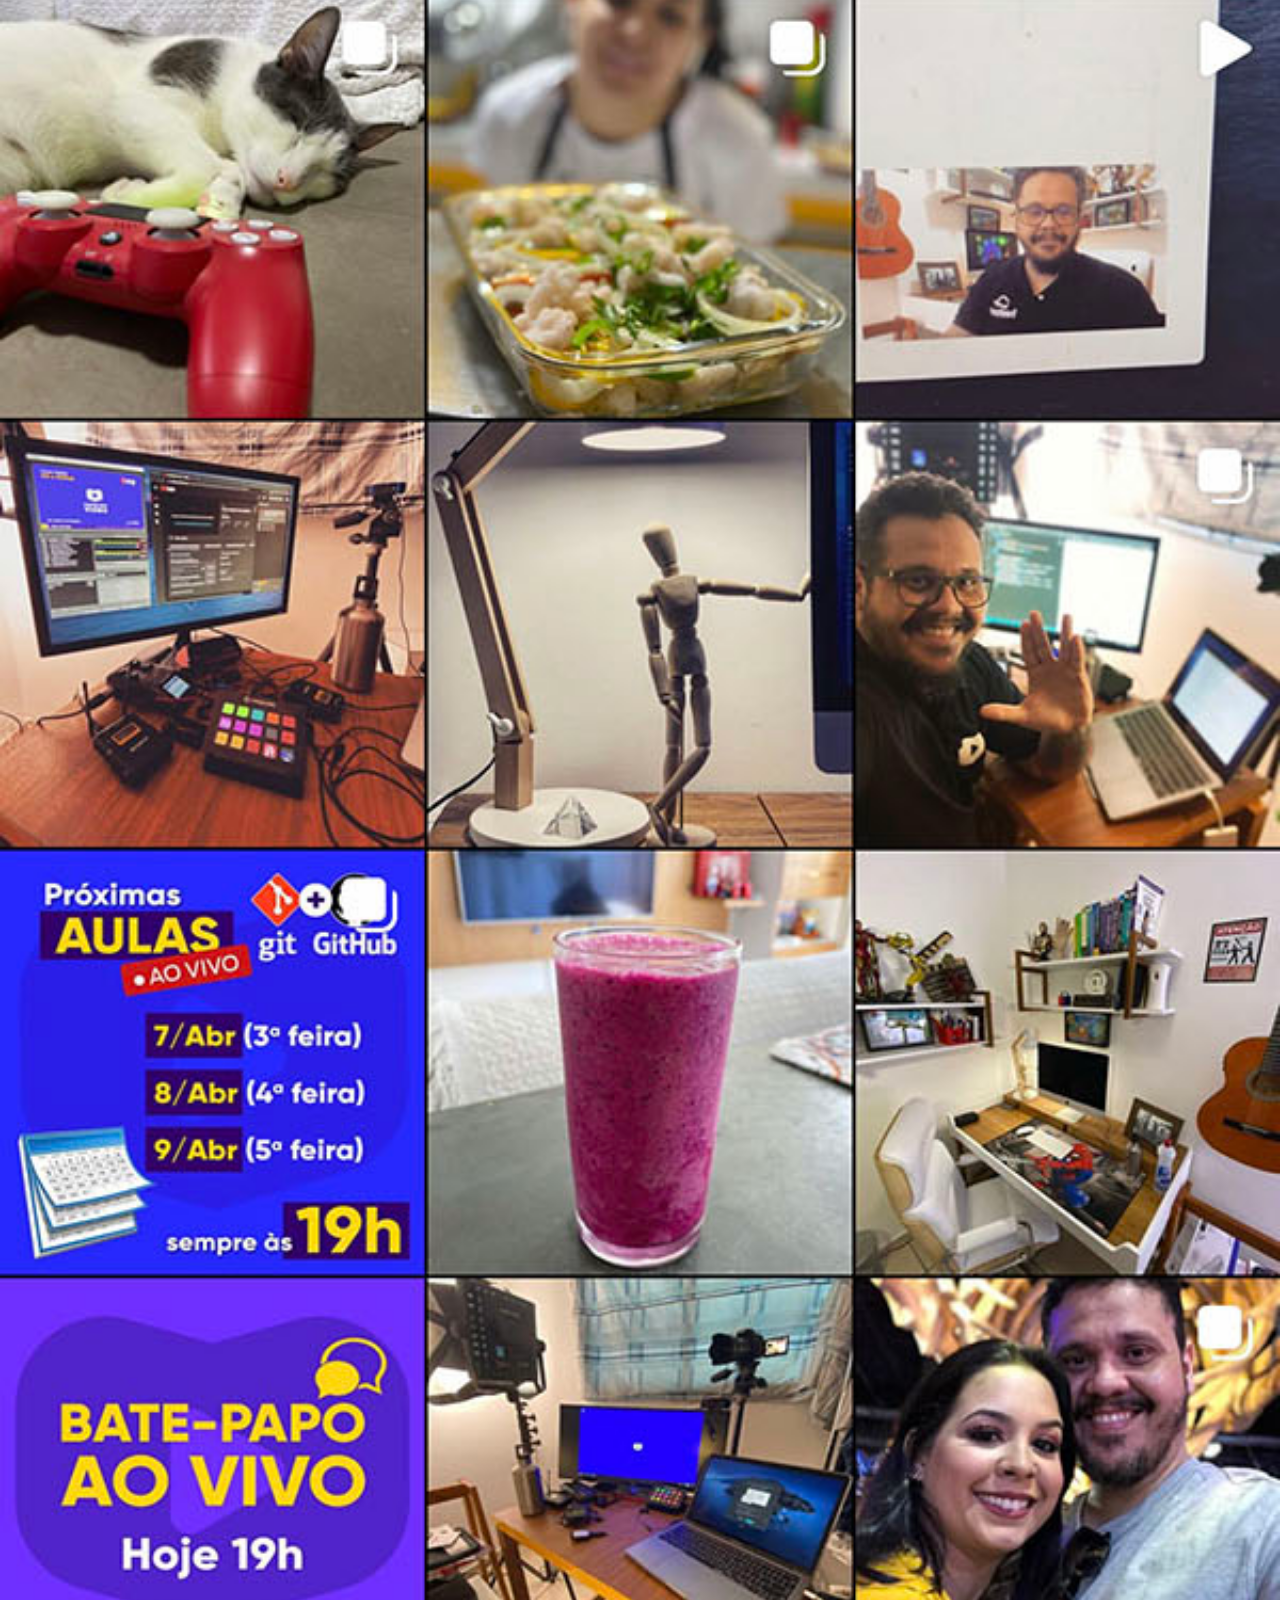
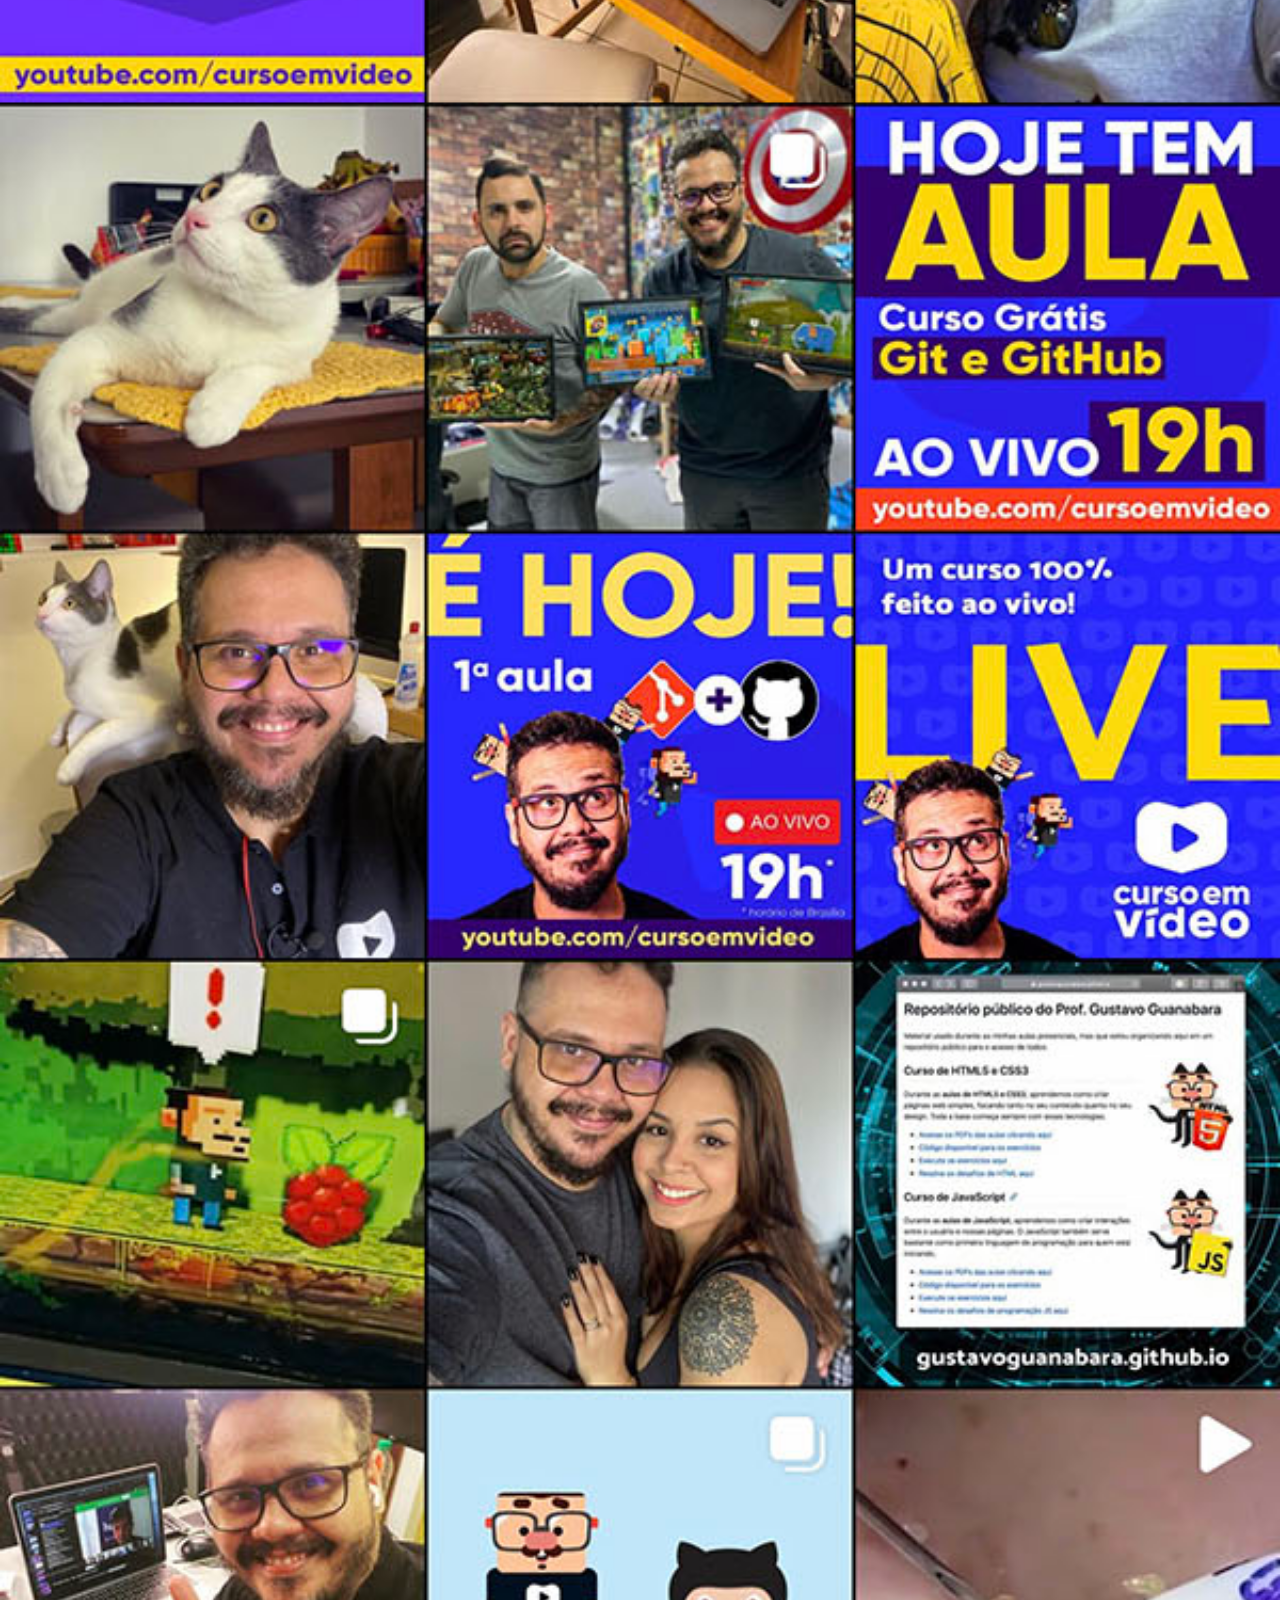
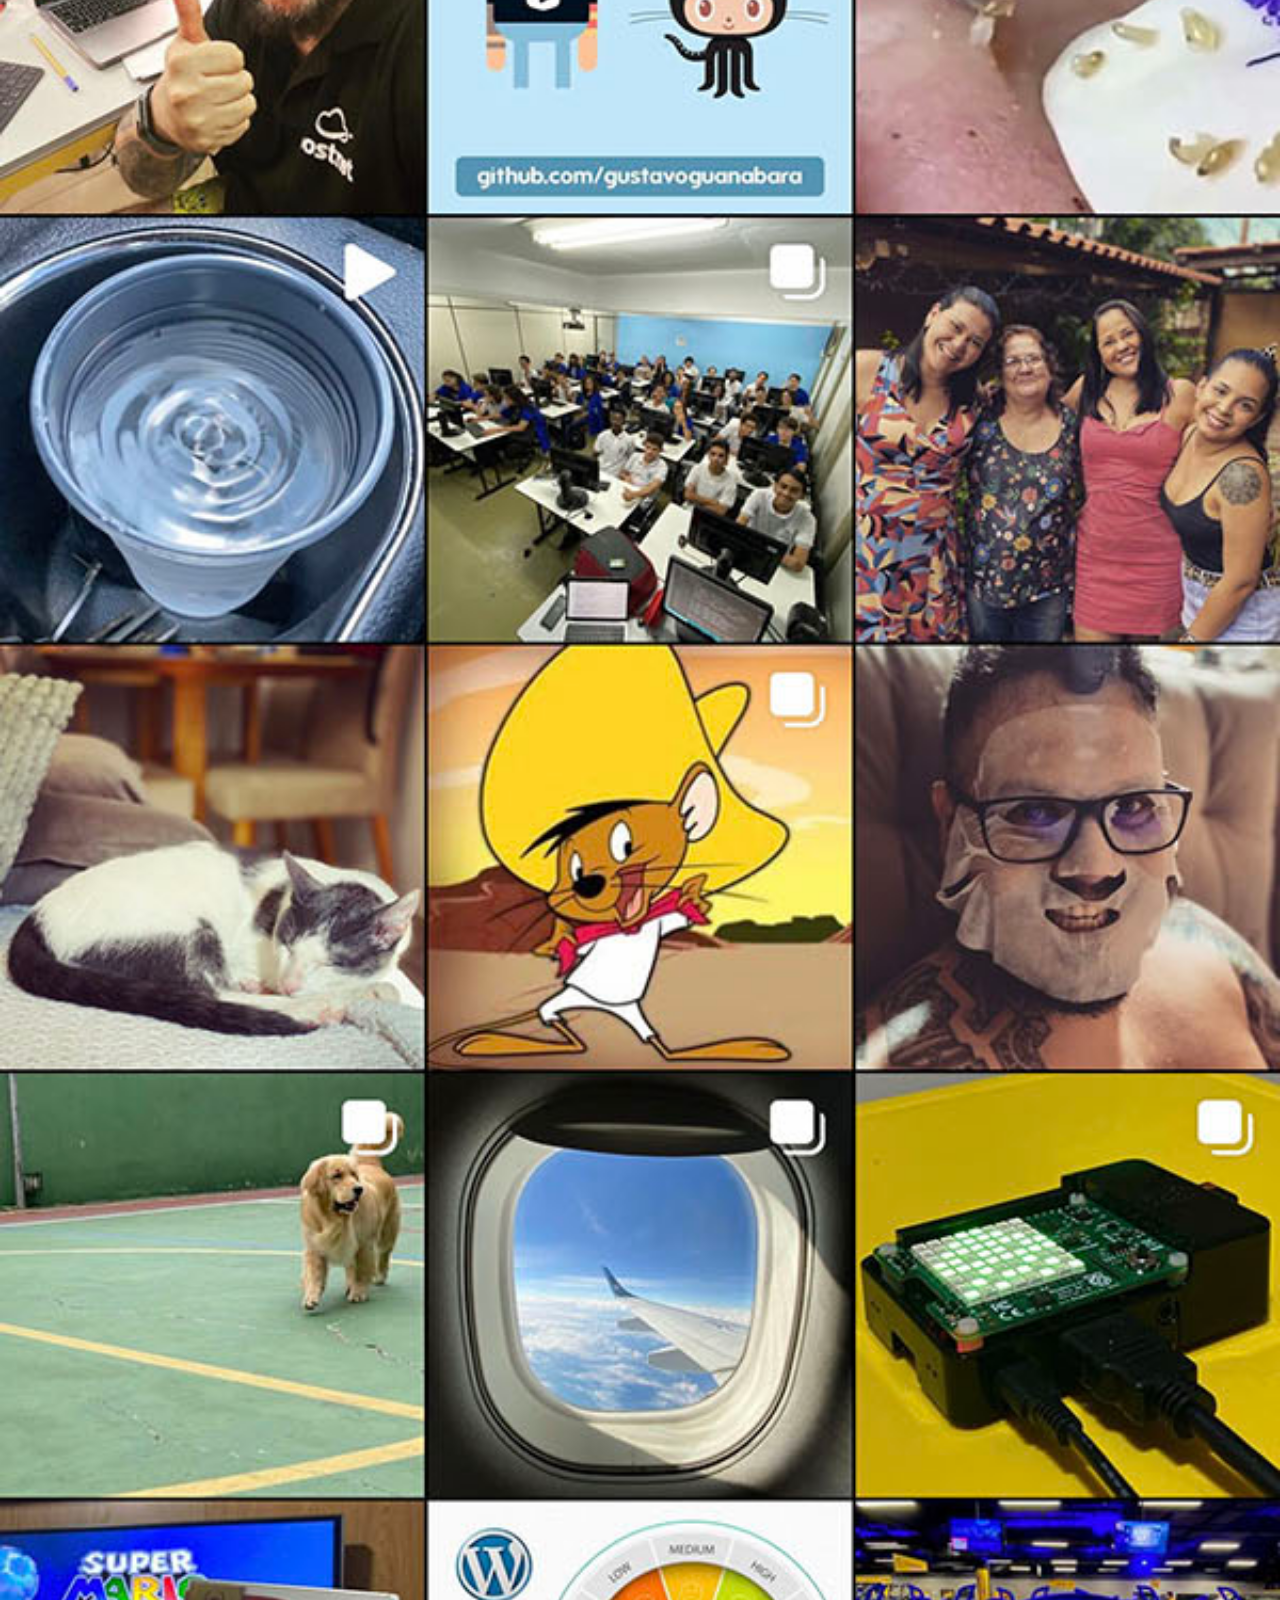
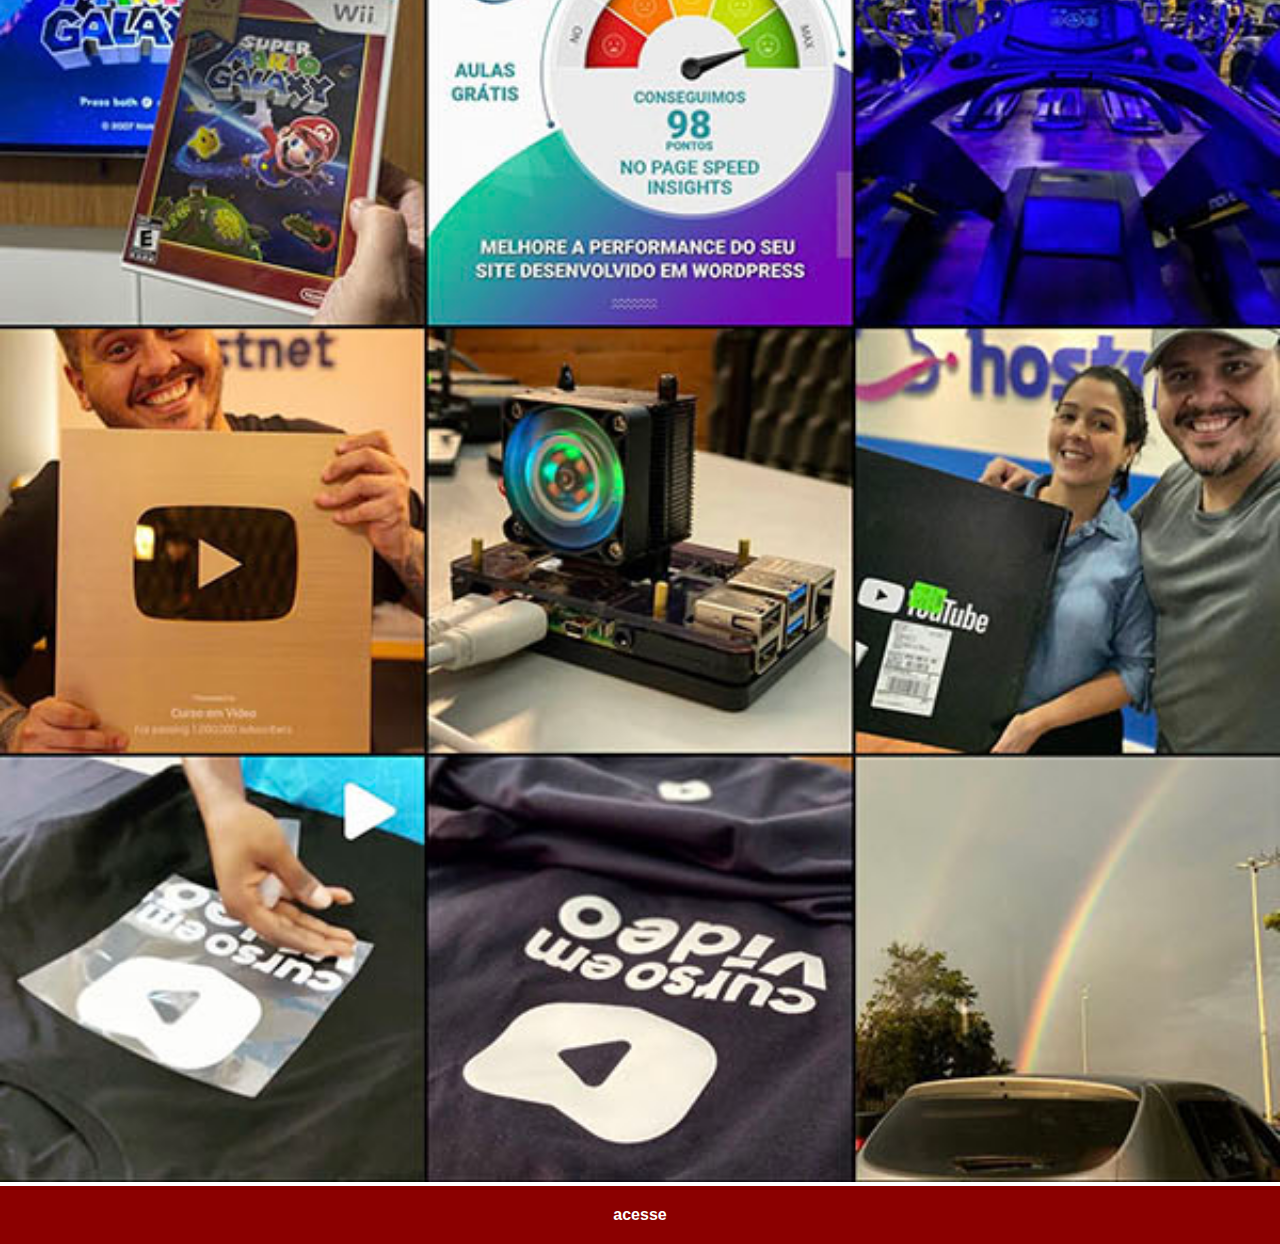
<file: instagram.html>
<!DOCTYPE html>
<html lang="pt-br">
<head>
    <meta charset="UTF-8">
    <meta name="viewport" content="width=device-width, initial-scale=1.0">
    <title>Instagram</title>
    <link rel="stylesheet" href="estilos/social.css">
</head>
<body>
    <img src="imagens/tela-instagram.jpg" alt="instagram"><a href="https://www.instagram.com/" target="_blank">acesse</a>
</body>
</html>
</file>
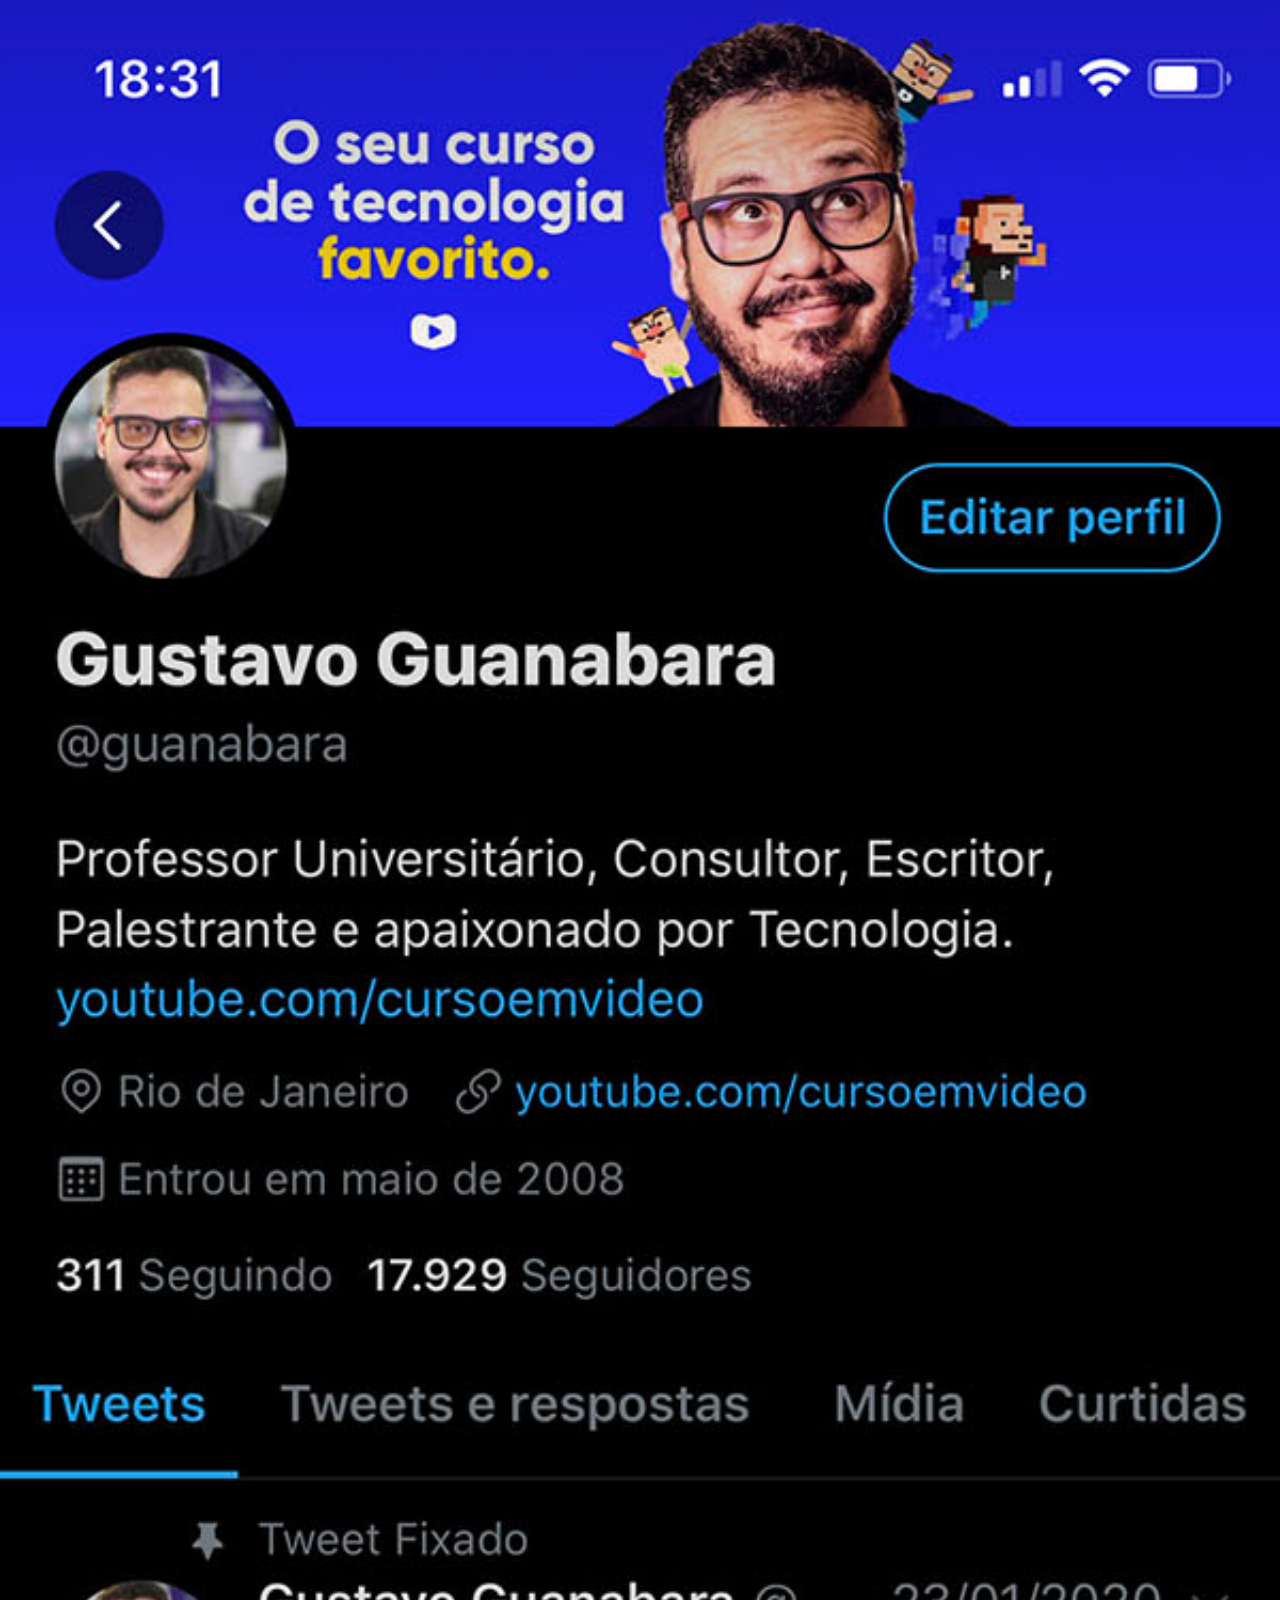
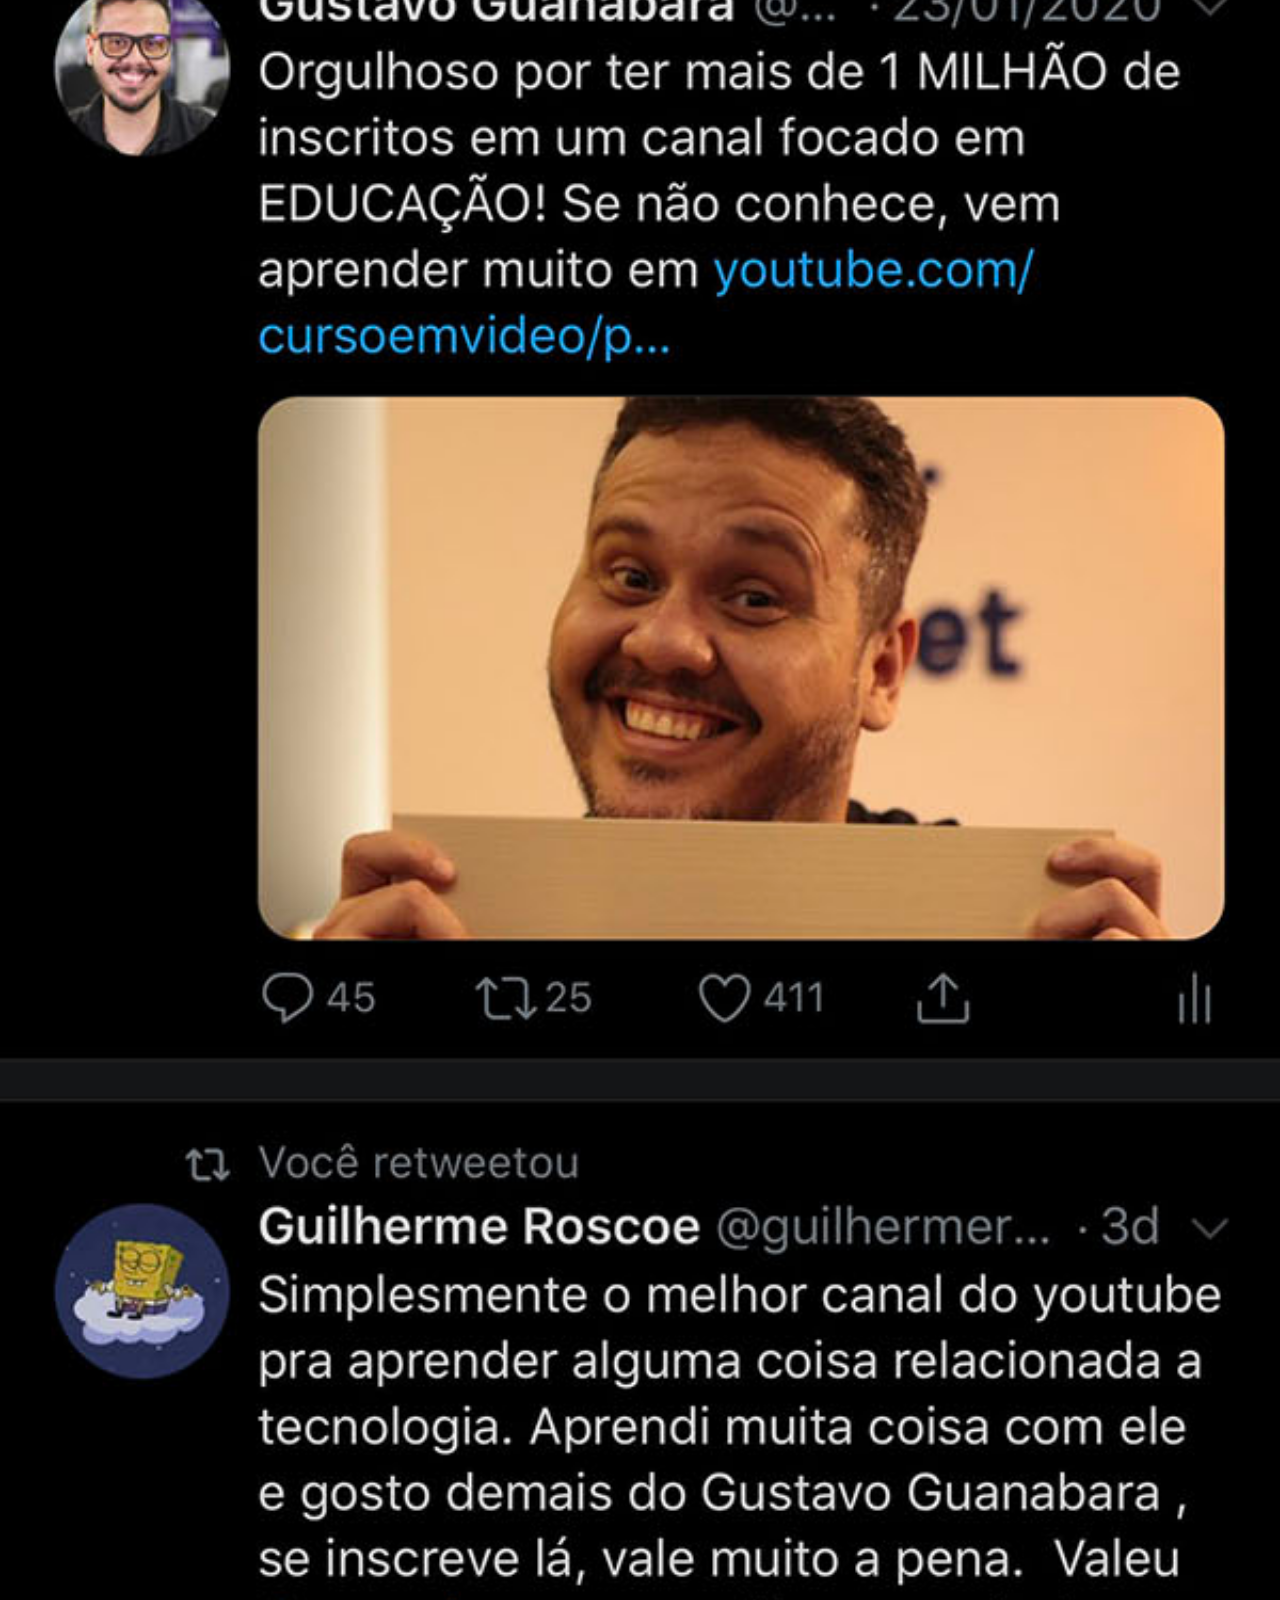
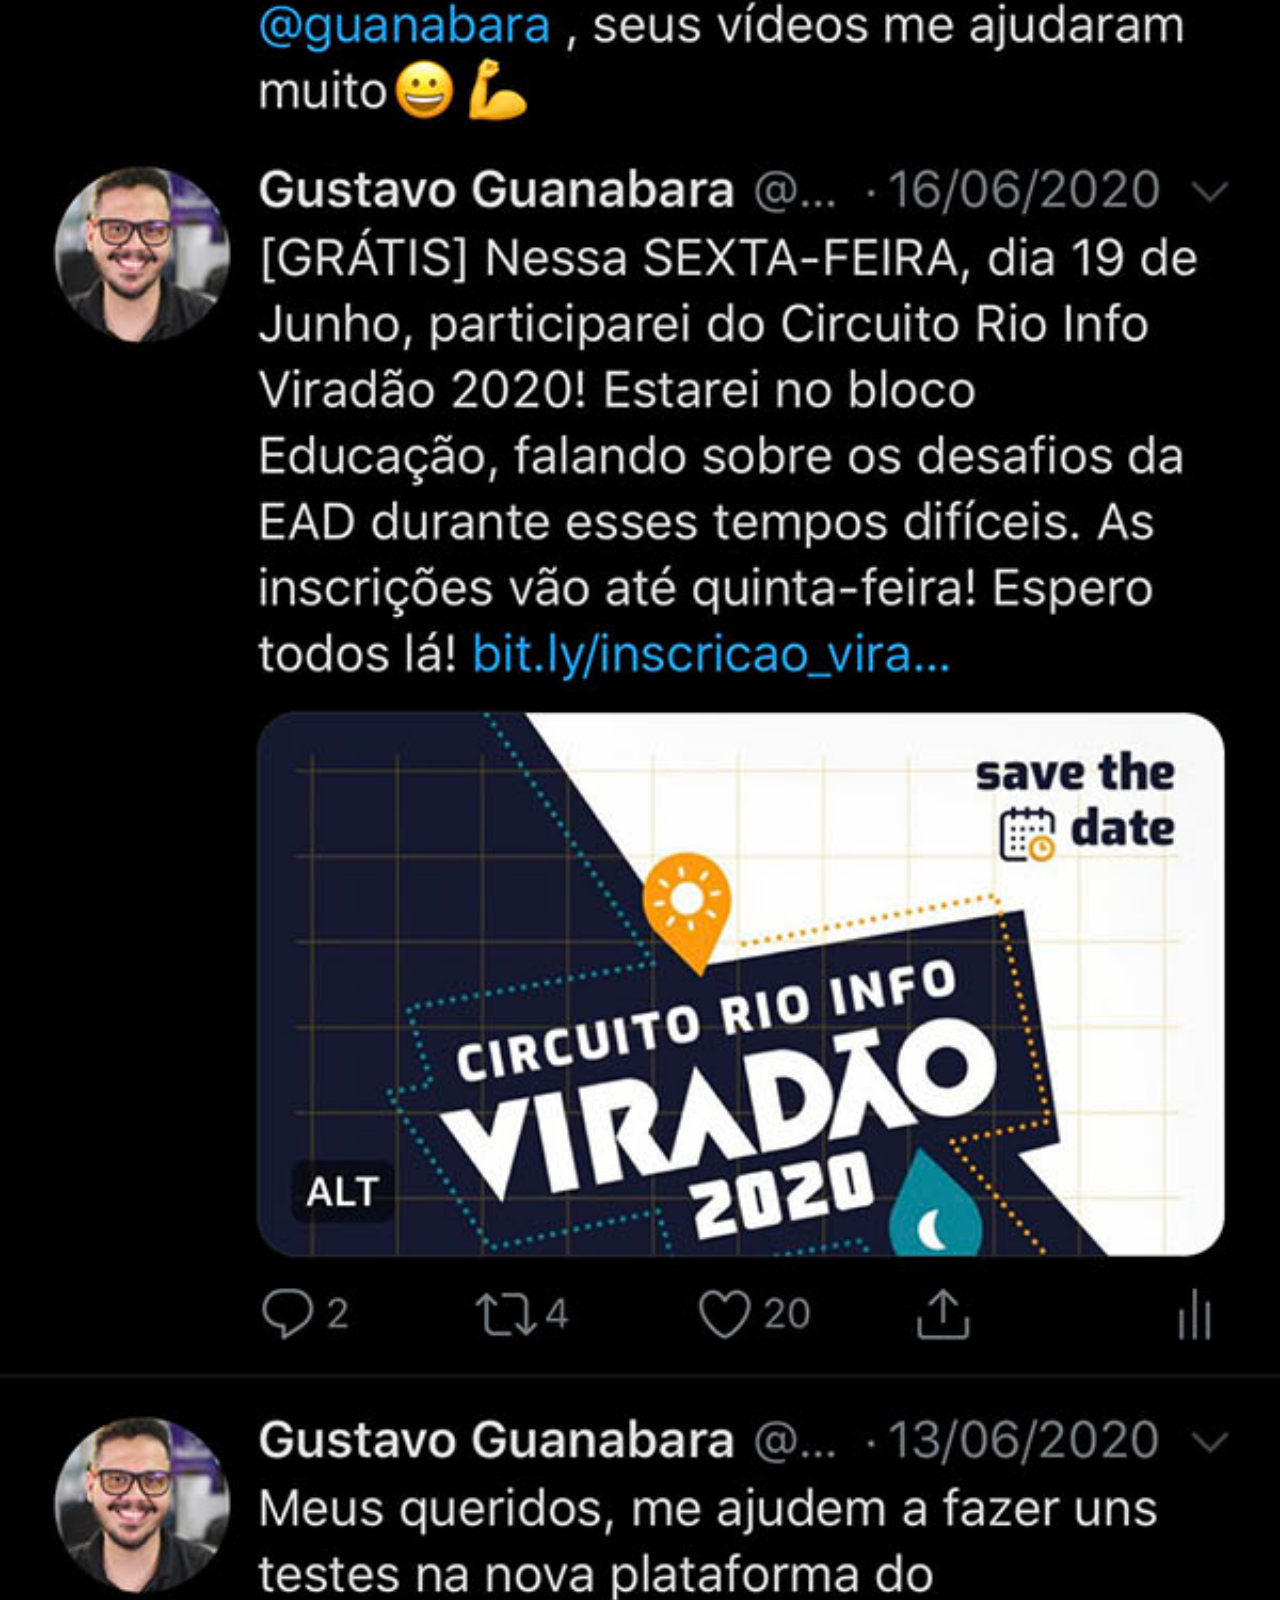
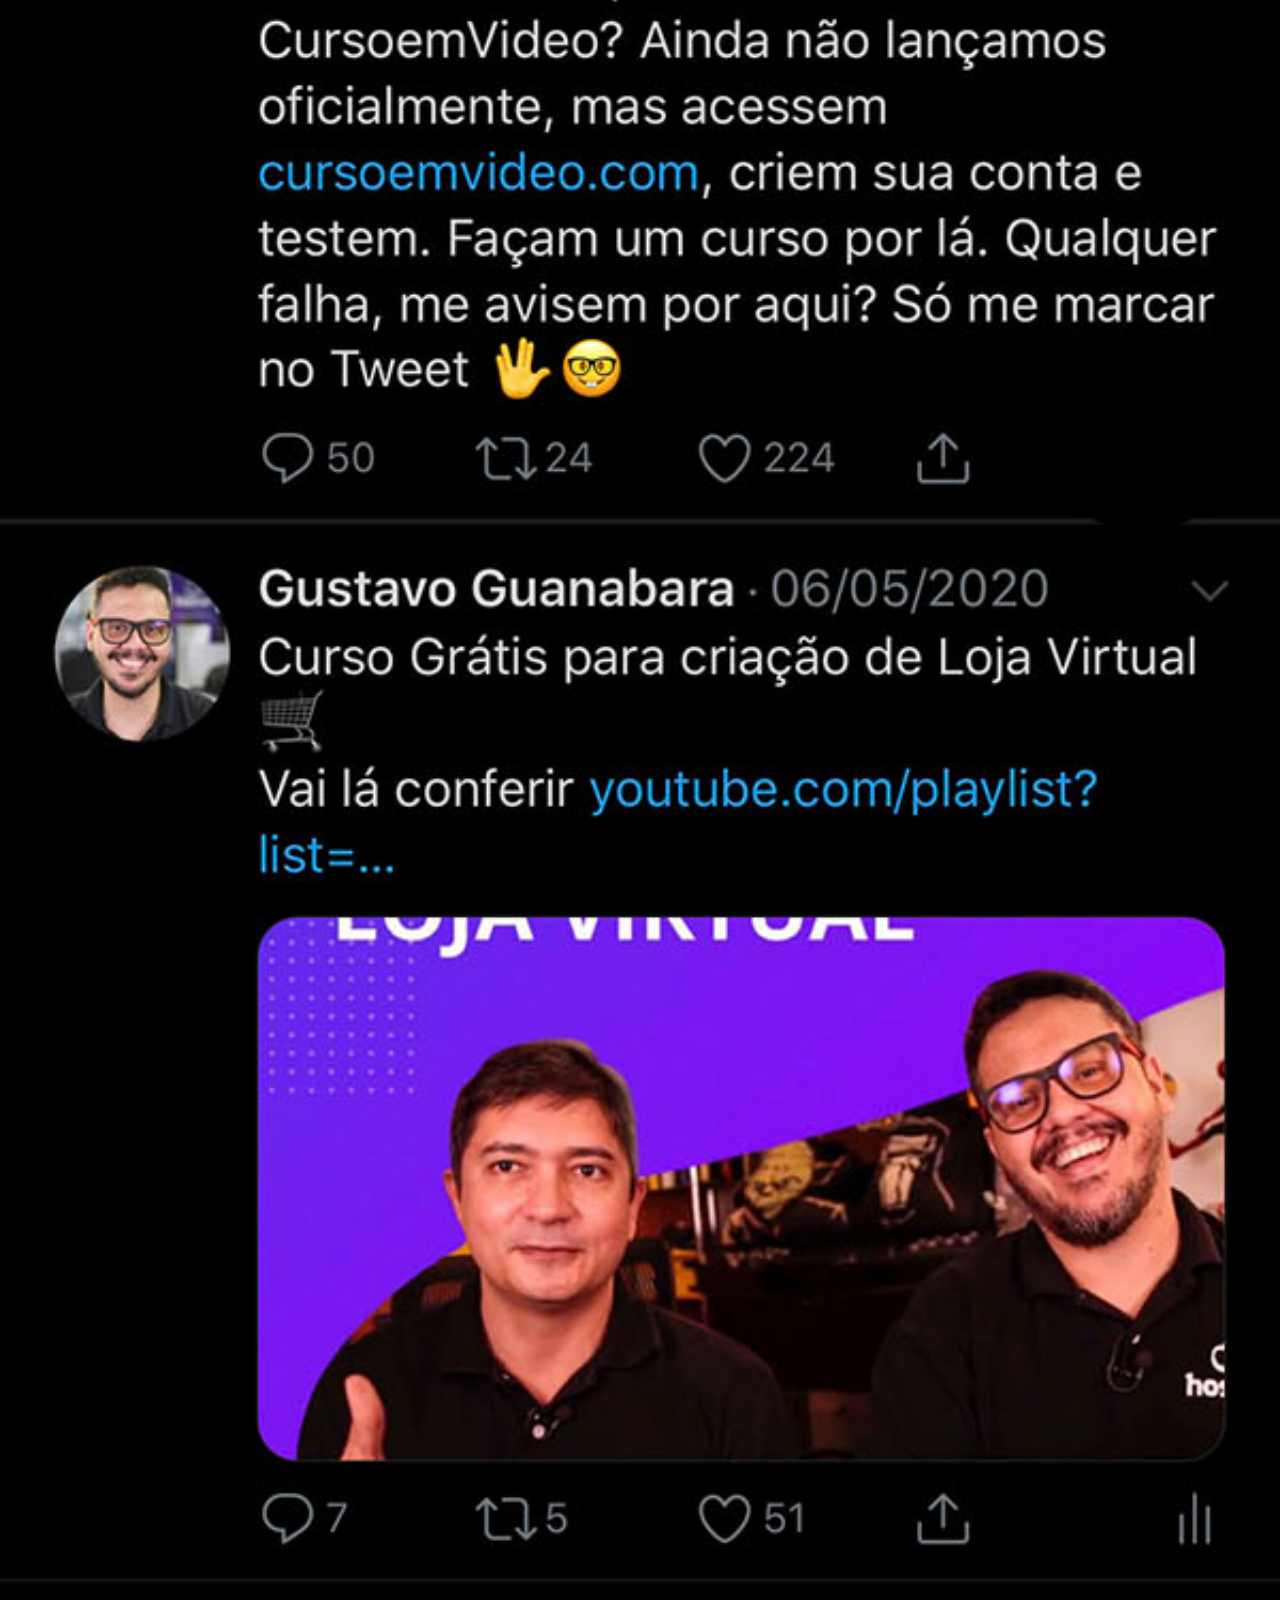
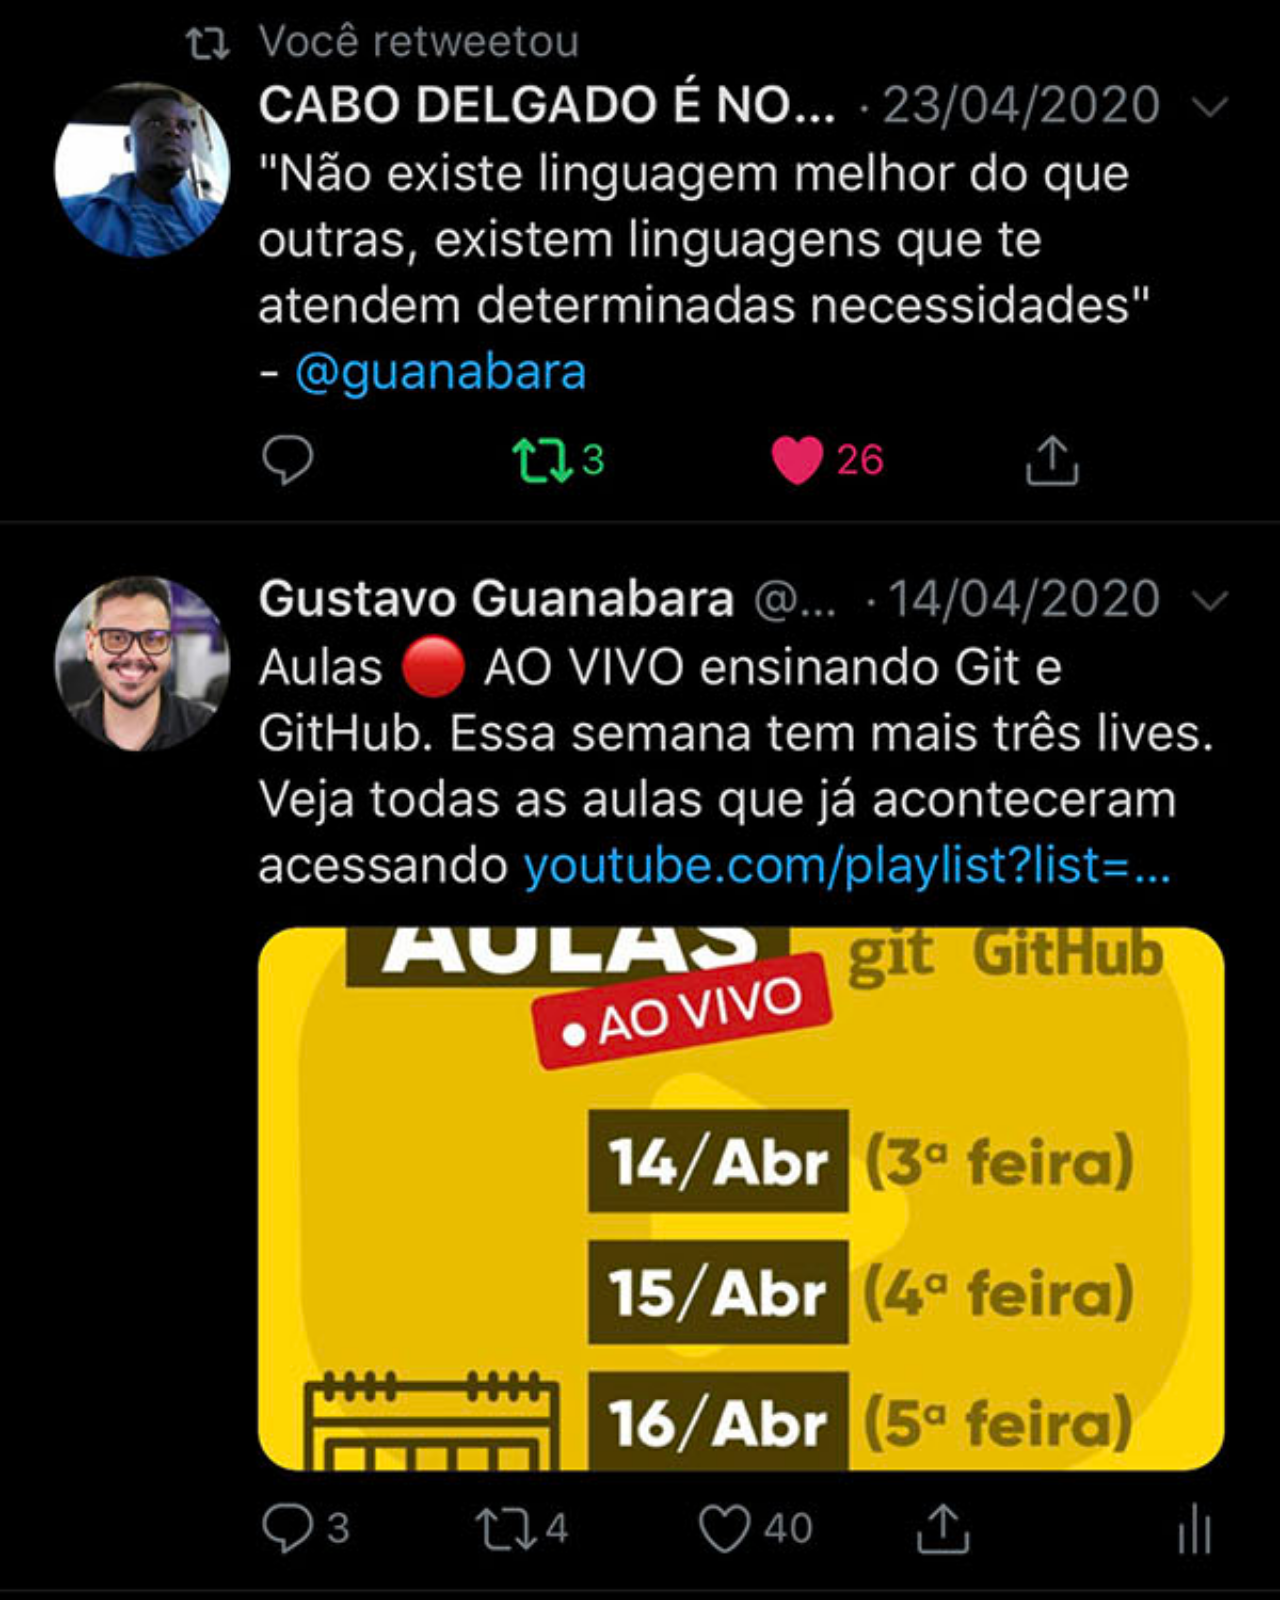
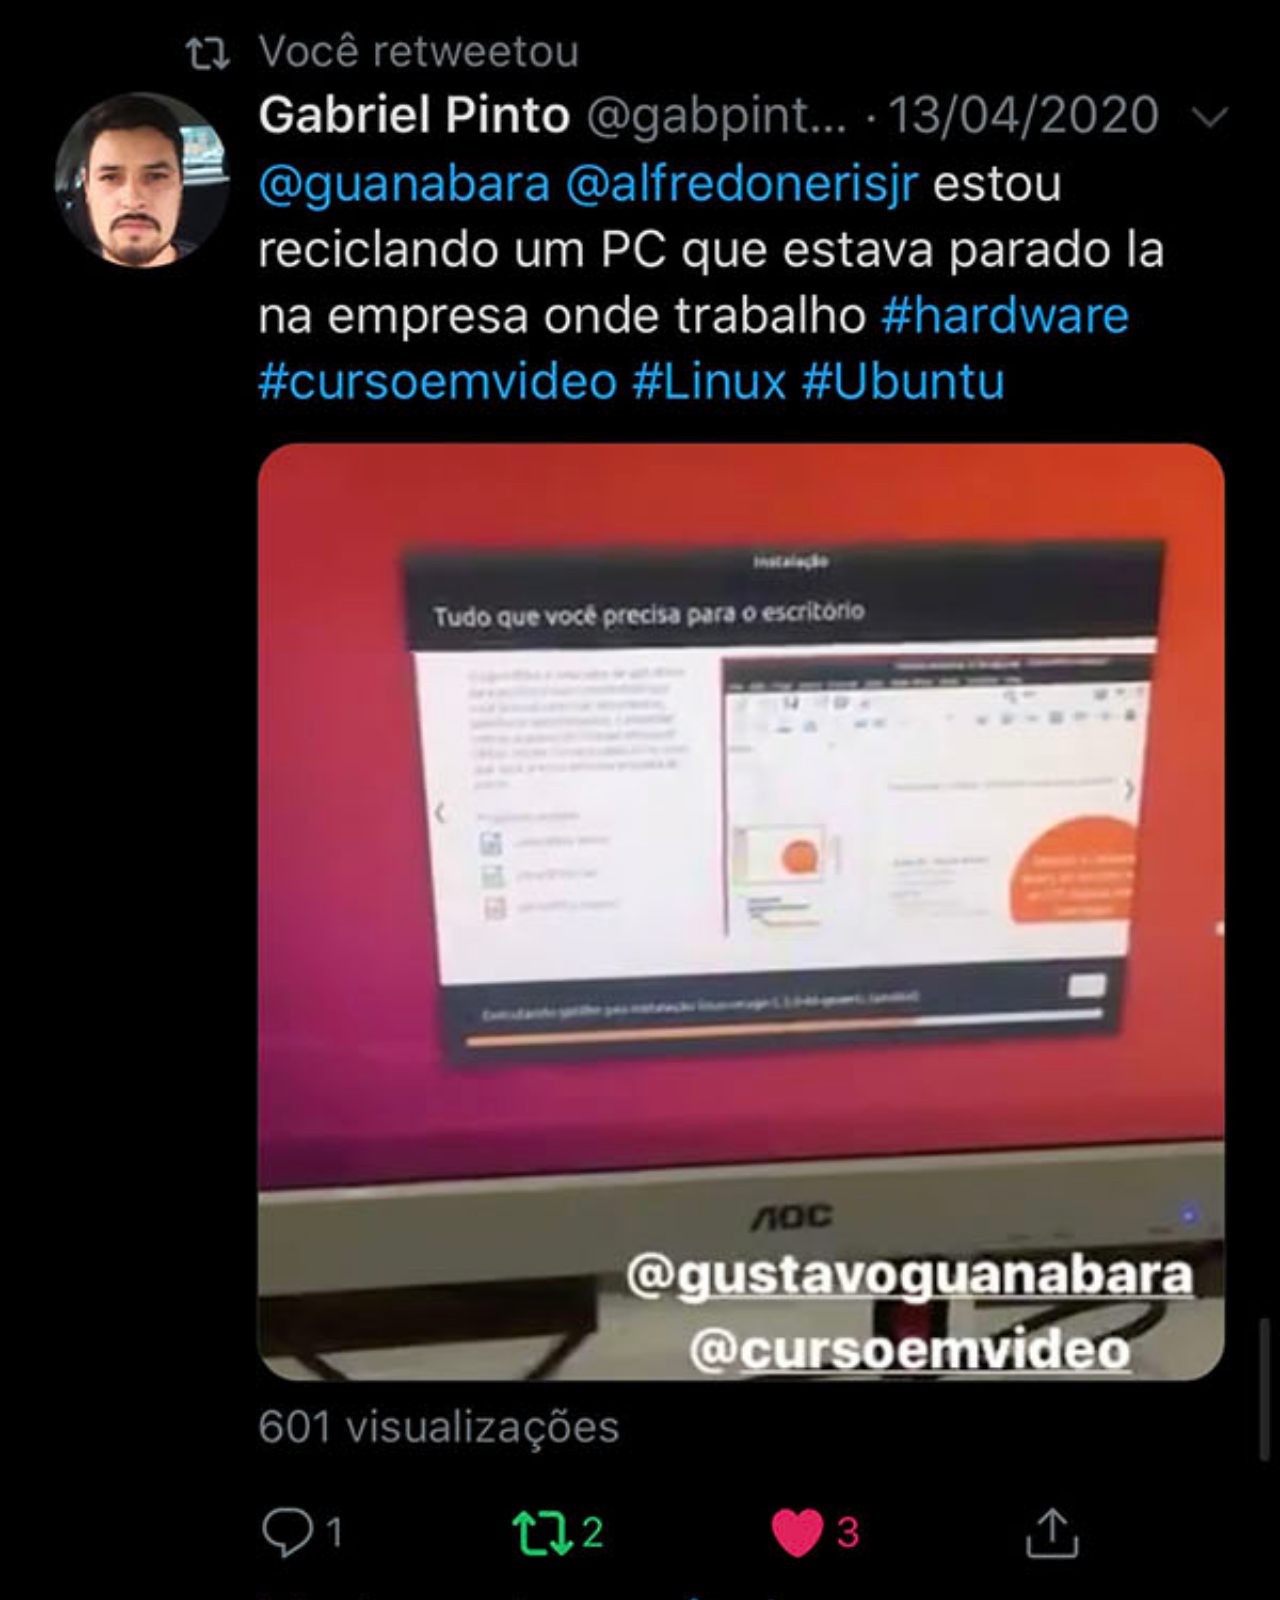
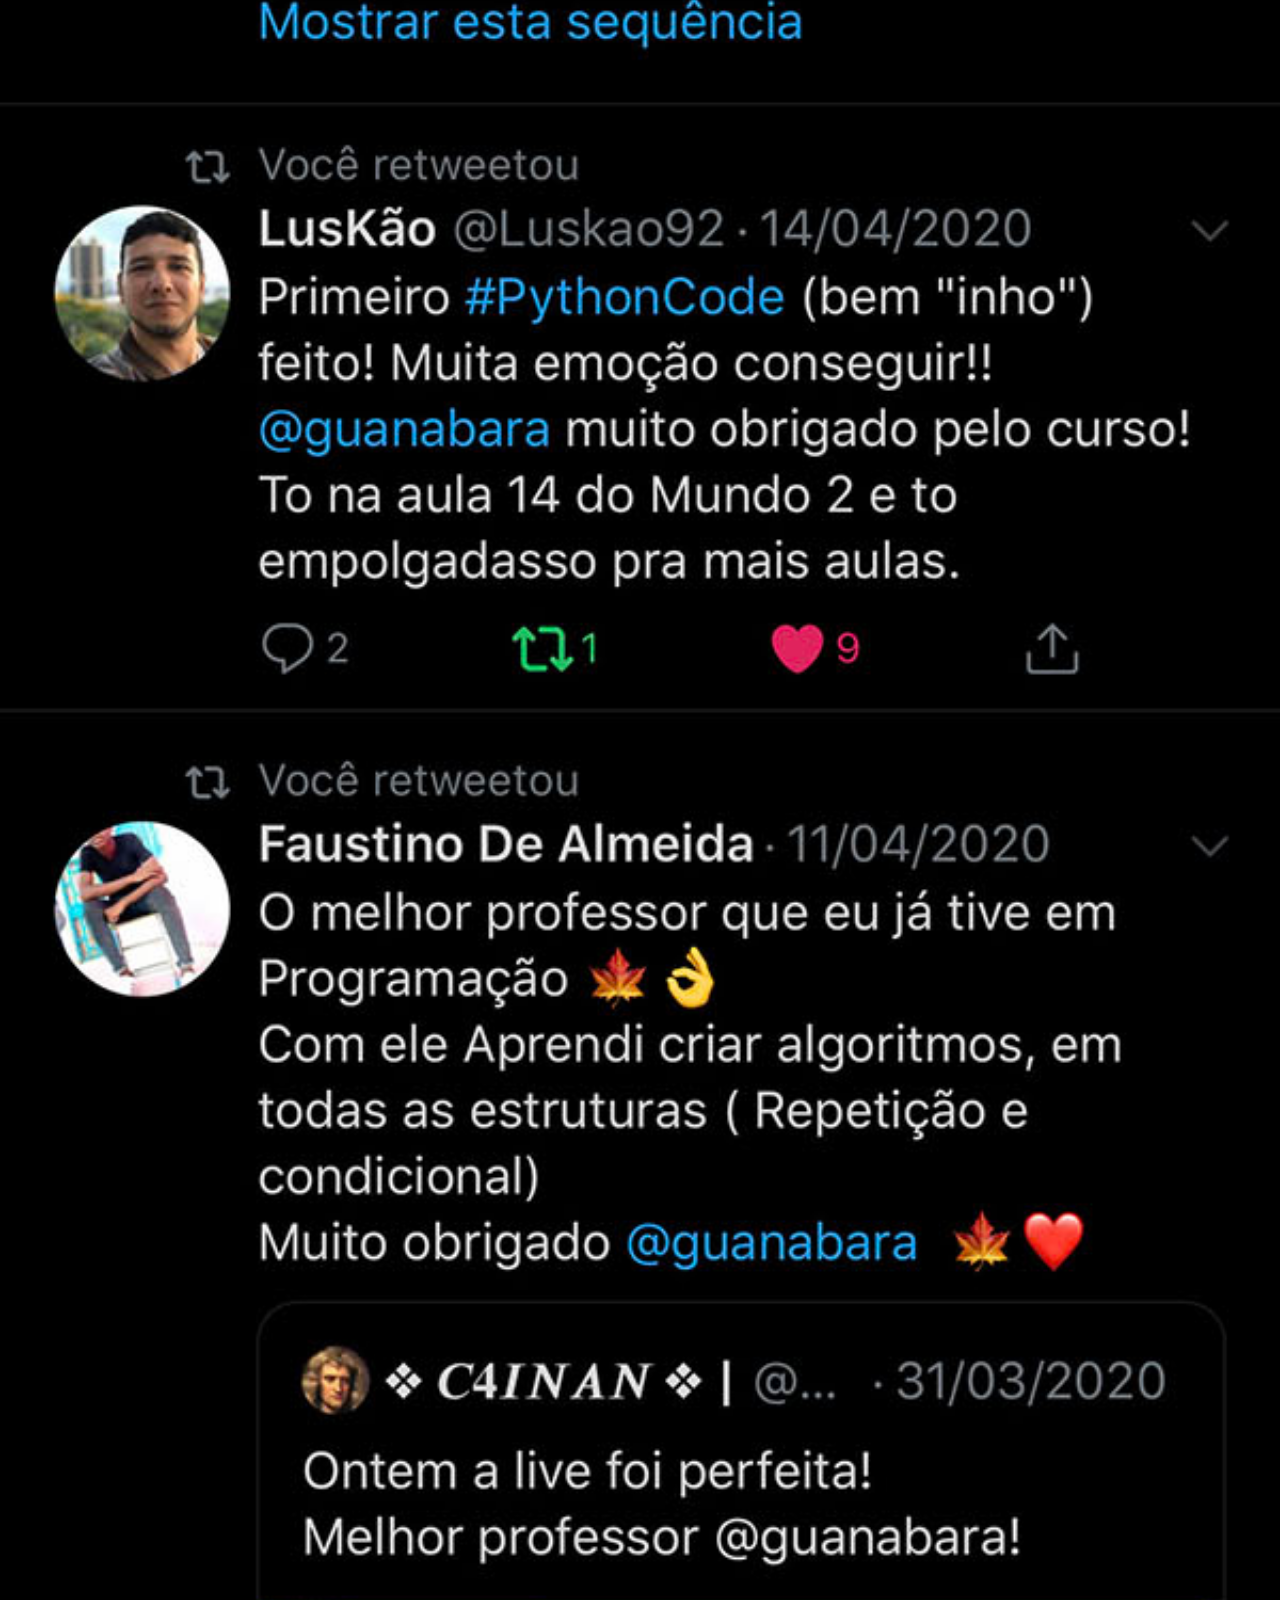
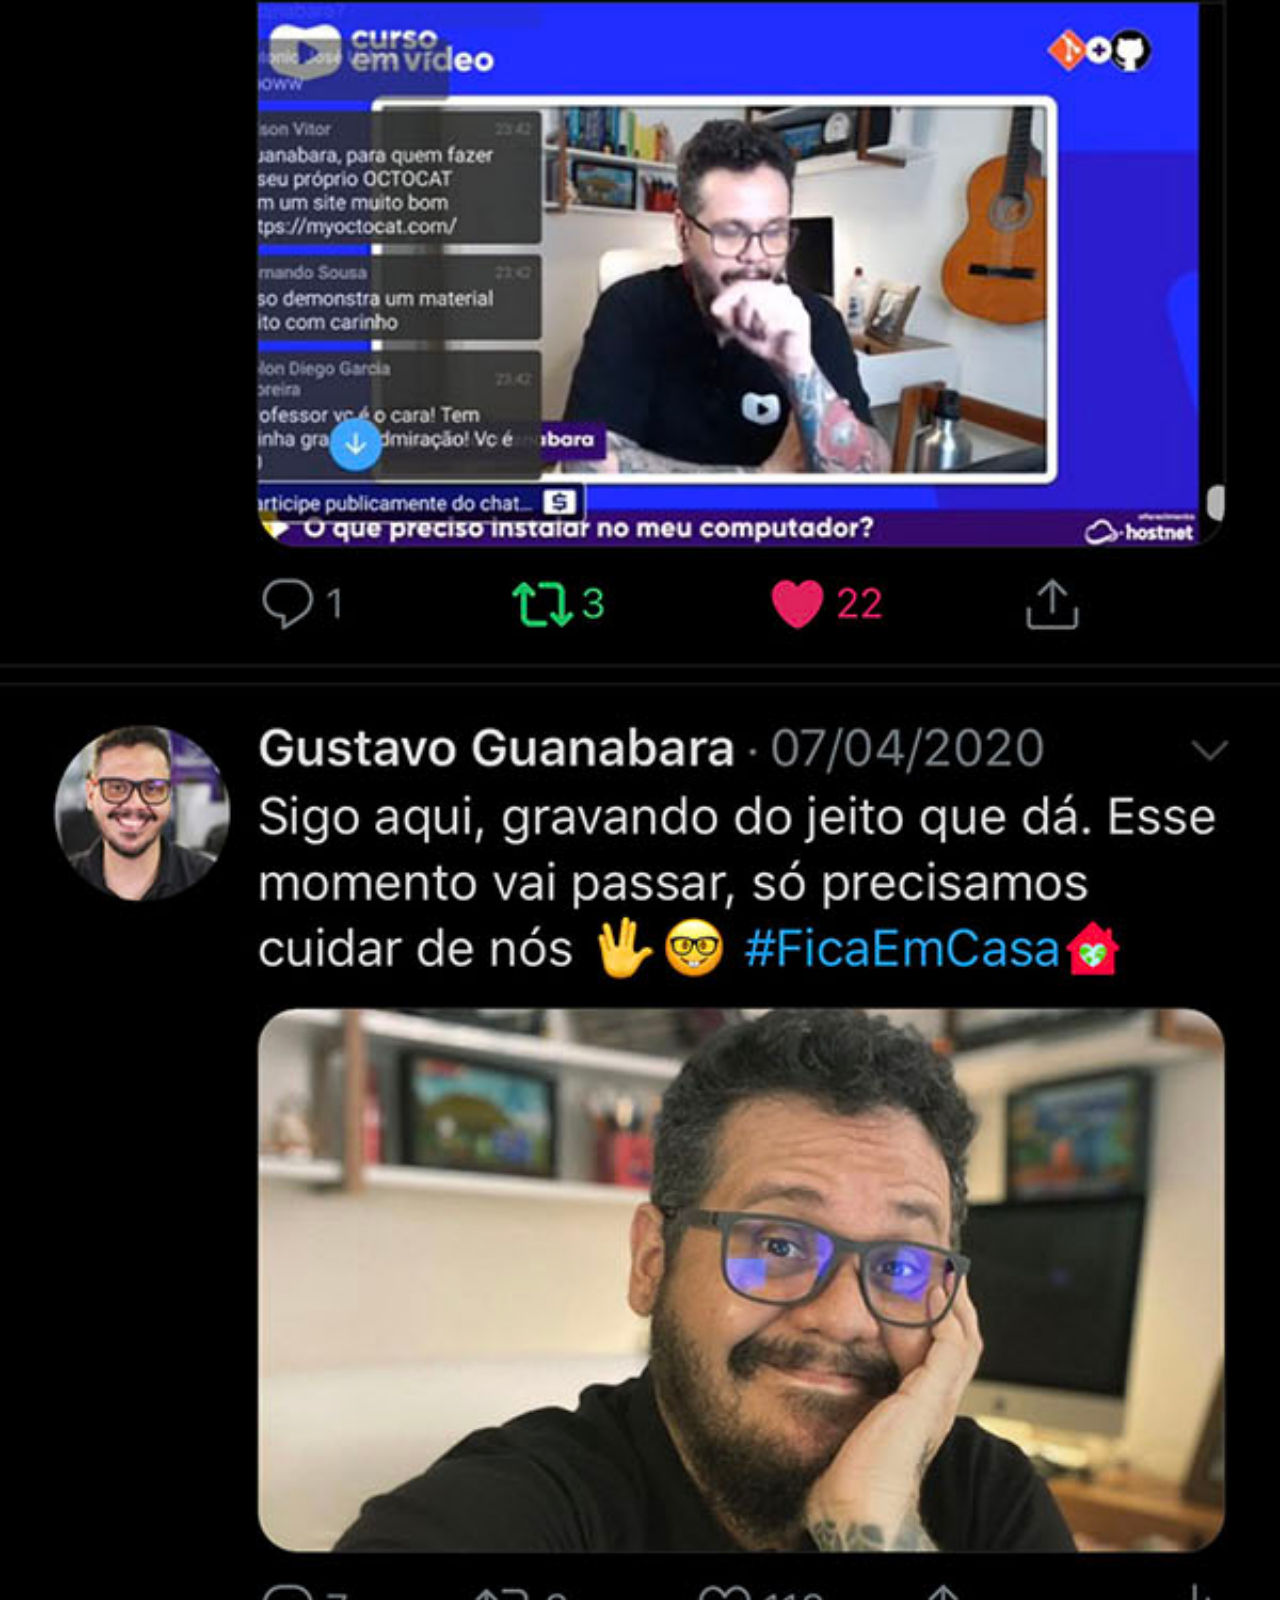
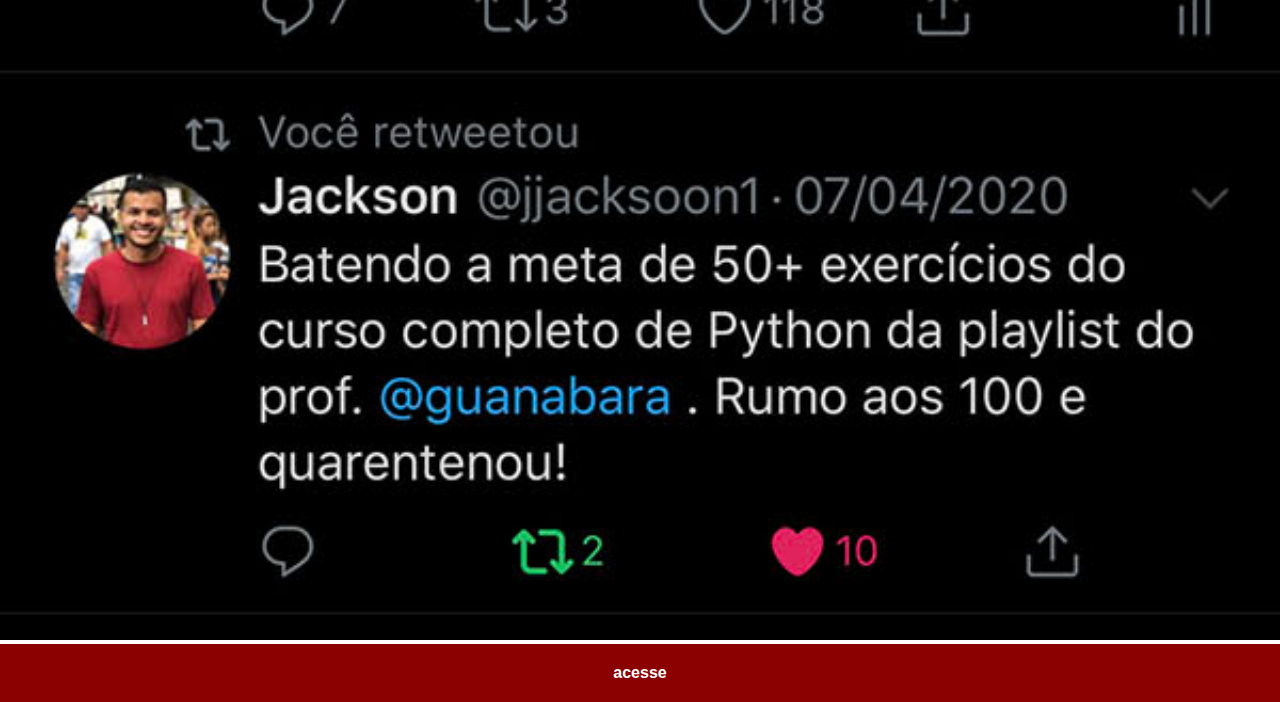
<file: twitter.html>
<!DOCTYPE html>
<html lang="pt-br">
<head>
    <meta charset="UTF-8">
    <meta name="viewport" content="width=device-width, initial-scale=1.0">
    <title>twitter</title>
    <link rel="stylesheet" href="estilos/social.css">
</head>
<body>
    <img src="imagens/tela-twitter.jpg" alt="twitter"><a href="https://x.com/?lang=pt-br" target="_blank">acesse</a>
</body>
</html>
</file>
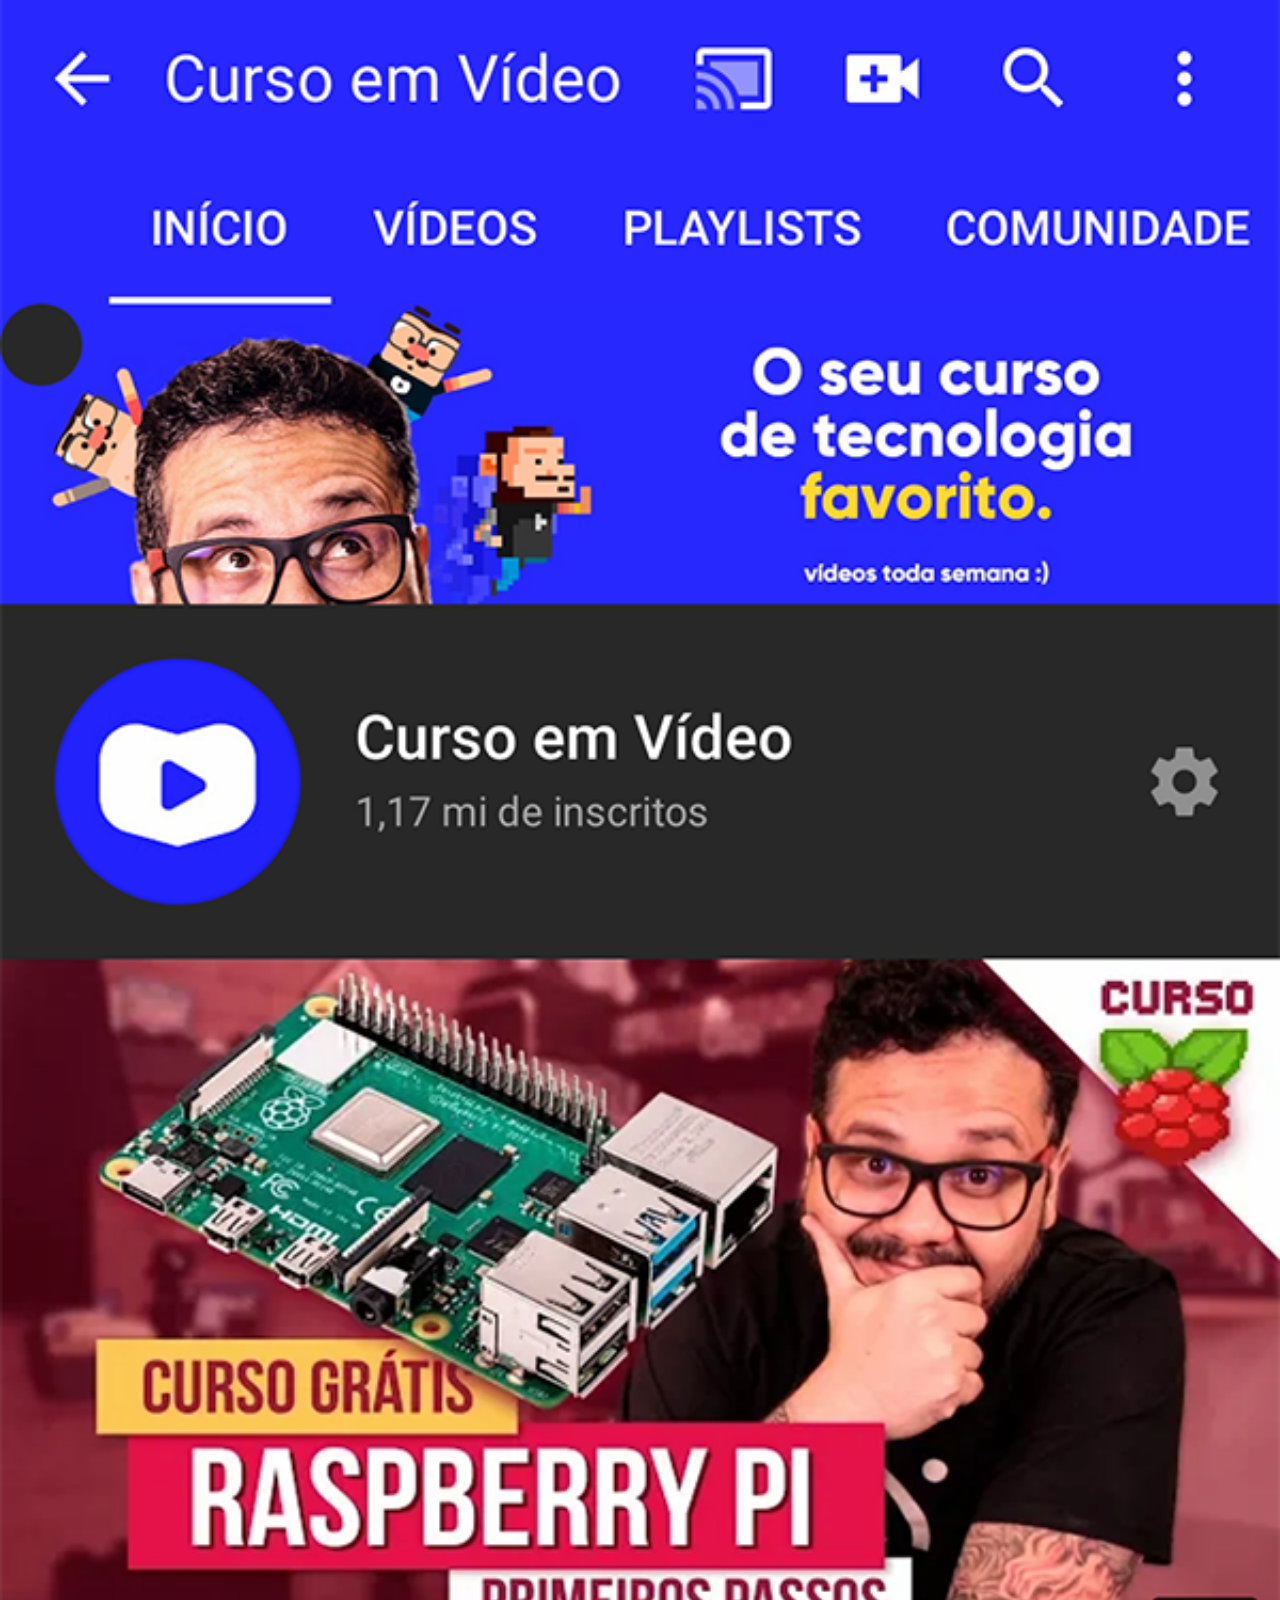
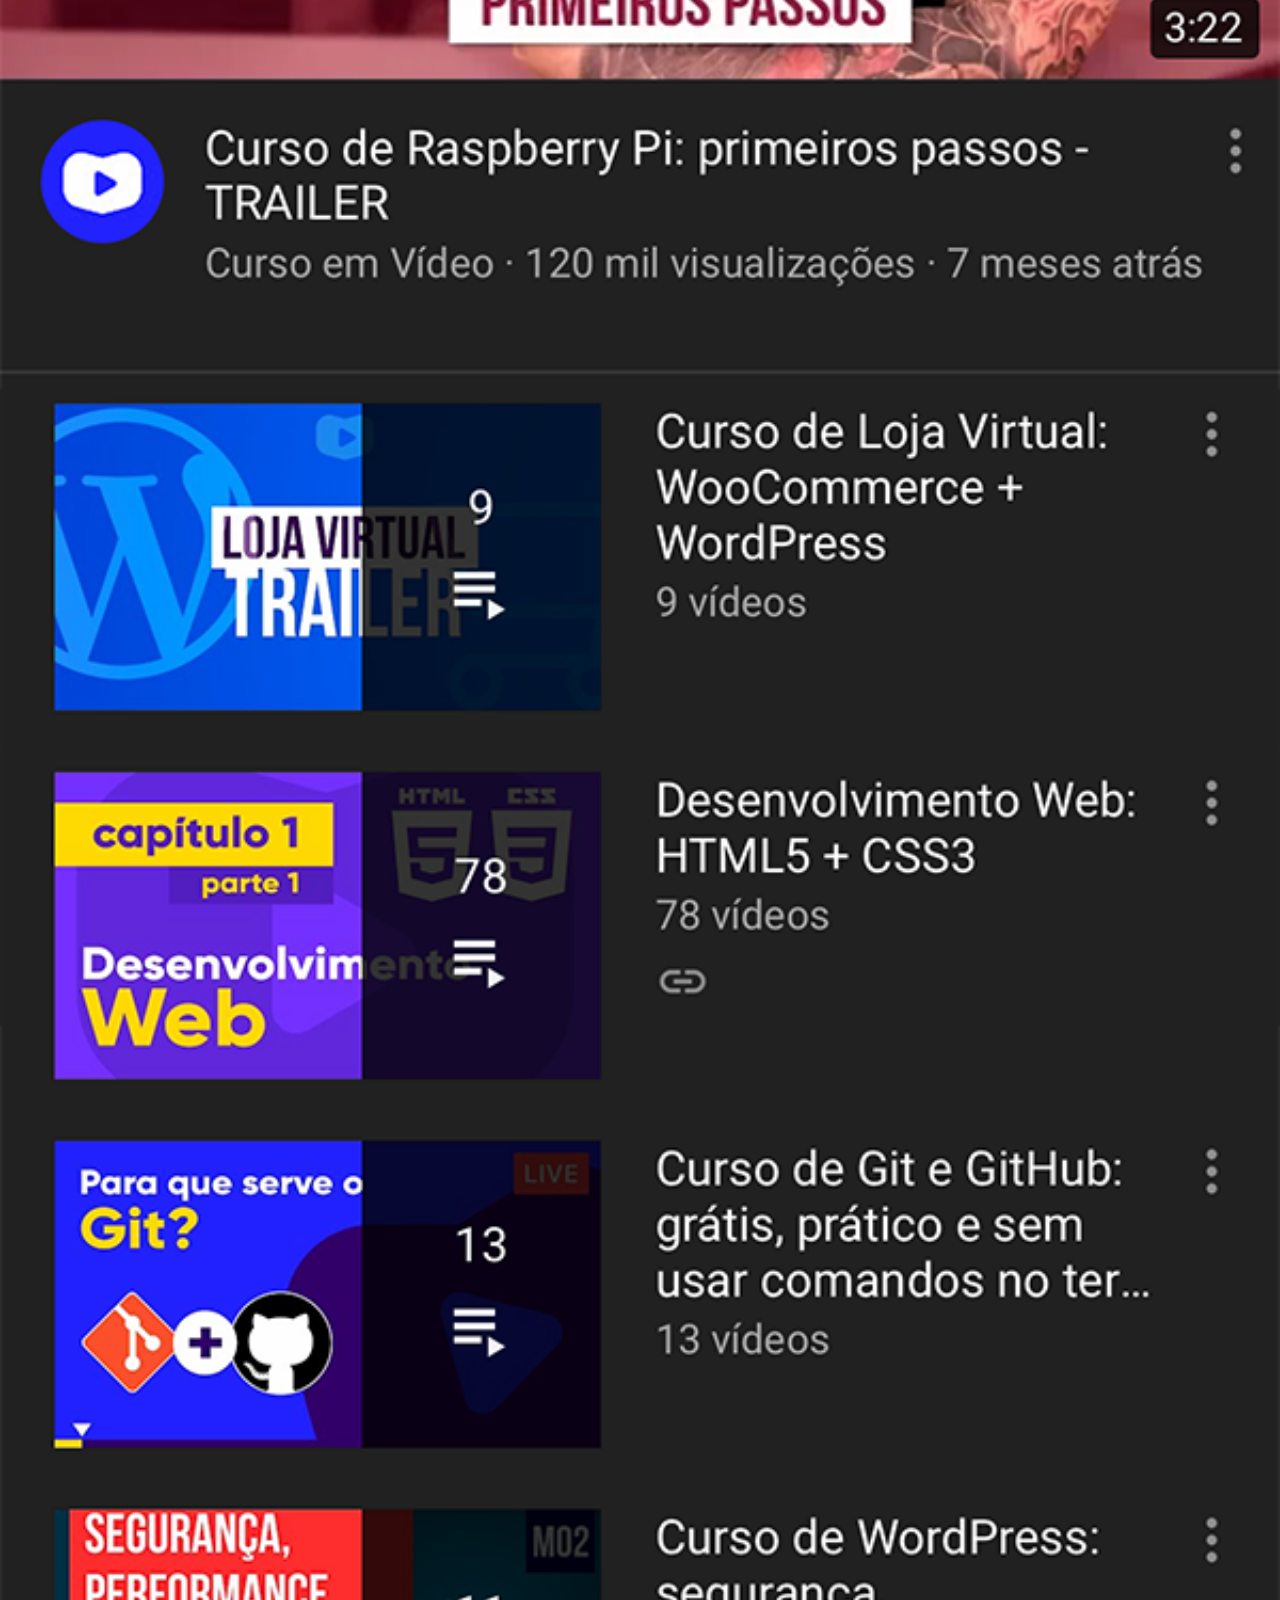
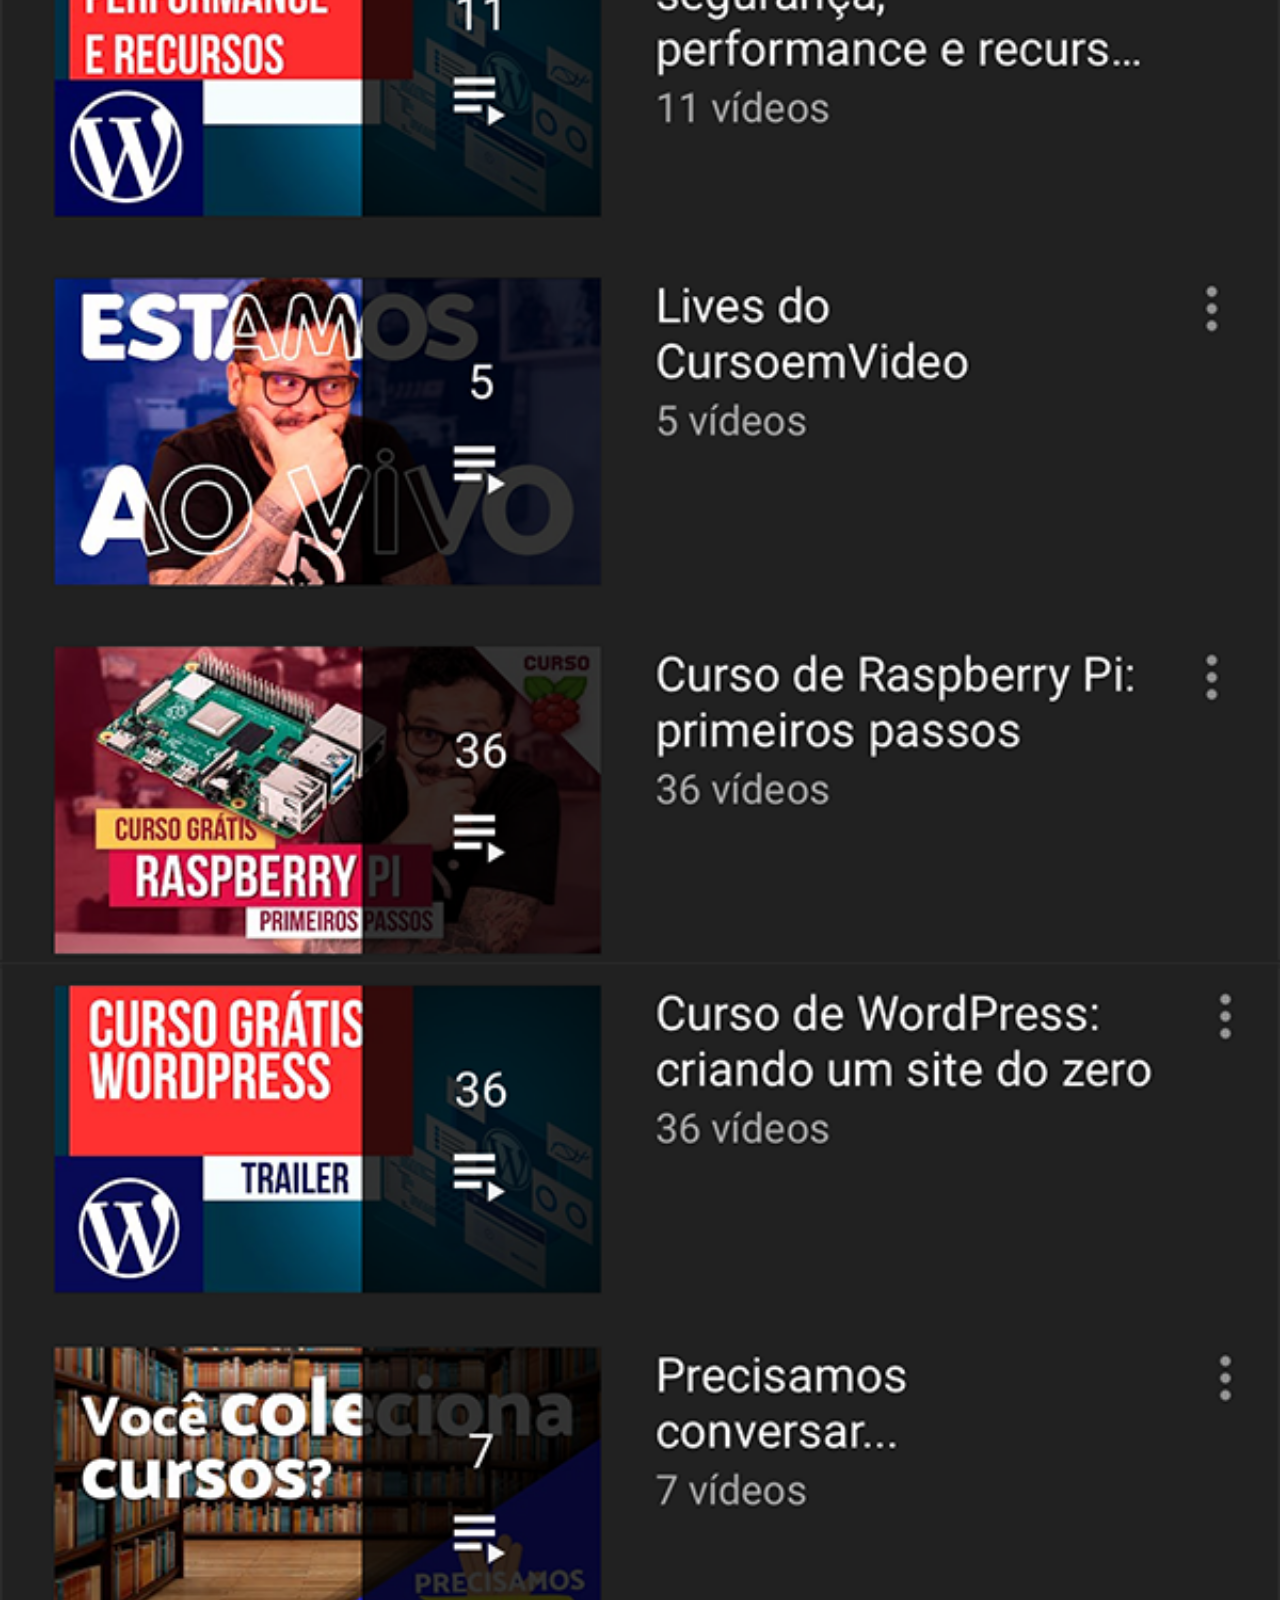
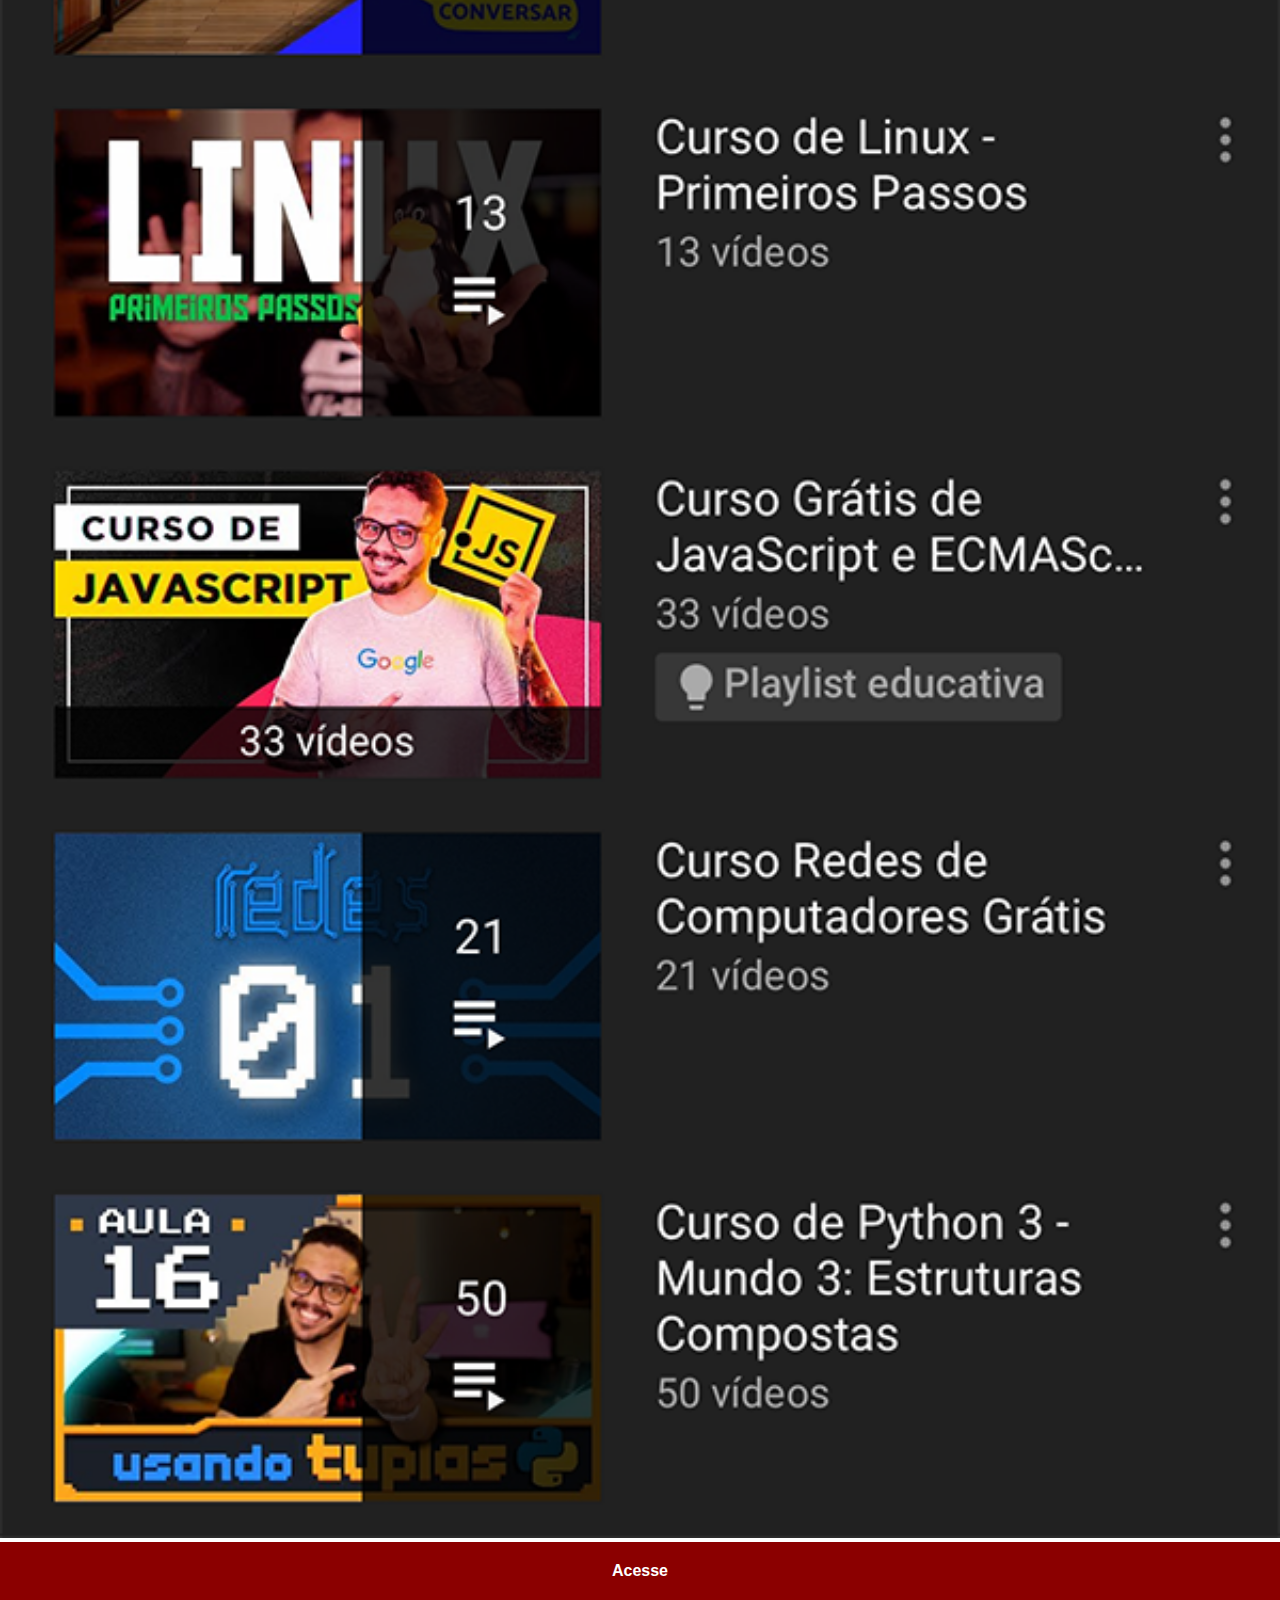
<file: youtube.html>
<!DOCTYPE html>
<html lang="pt-br">
<head>
    <meta charset="UTF-8">
    <meta name="viewport" content="width=device-width, initial-scale=1.0">
    <title>youtube</title>
    <link rel="stylesheet" href="estilos/social.css">
</head>
<body>
    <img src="imagens/tela-youtube.png" alt="youtube"><a href="https://www.youtube.com/c/CursoemV%C3%ADdeo/playlists" target="_blank">Acesse</a>
</body>
</html>
</file>
<file: estilos/style.css>
@charset "UTF-8";
*{
    margin: 0px;
    padding: 0px;
    font-family: Arial, Helvetica, sans-serif;
}
html,body{
    height: 100vh;
    width: 100vw;
    background-color: black;
}
body{
    background: url('../imagens/fundo-madeira.jpg') no-repeat top center;
    background-size:cover ;
    background-attachment: fixed;
    }
main{
    height: 100vh;
    position: relative;
    
}

section#telefone{
    position: absolute;
    top: 50%;
    left: 50%;
    transform: translate(-50%,-50%);
    height: 627px;
    width: 311px;
    background:url('../imagens/frame-iphone.png') no-repeat;
}
iframe#tela{
    position: relative;
    top: 80px;
    left: 22px;
    width: 267px;
    height: 471px;
}
section#redes-sociais{
    text-align: right;
}
section#redes-sociais > a > img{
    width:50px ;
    height: 50px;
    margin: 9px;
    border-radius: 50%;
    box-shadow: 2px 2px 5px rgba(0, 0, 0, 0.39);
    box-sizing: border-box;
}
section#redes-sociais > a > img:hover{
    border: 2px solid rgba(255, 255, 255, 0.438);
    transform: translate(-3PX,-3PX);
    box-shadow: 5px 5px 10px rgba(0, 0, 0, 0.5);
    transition: transform 0.3s, border 0.4s;
}
</file>
<file: estilos/social.css>
@charset "UTF-8";
*{
    margin: 0px;
     padding: 0px;
     font-family: Arial, Helvetica, sans-serif;
 }
 ::-webkit-scrollbar{
    width: 0px;
    height: 0px;

 }
 img{
    width: 100vw;
 }
 a{
    display: block;
    background-color: darkred;
    padding: 20px;
    text-align: center;
    font-weight: bolder;
    text-decoration: none;
    color: white;
 }
 a:hover{
    background-color: rgba(255, 0, 0, 0.849);
 }
</file>
